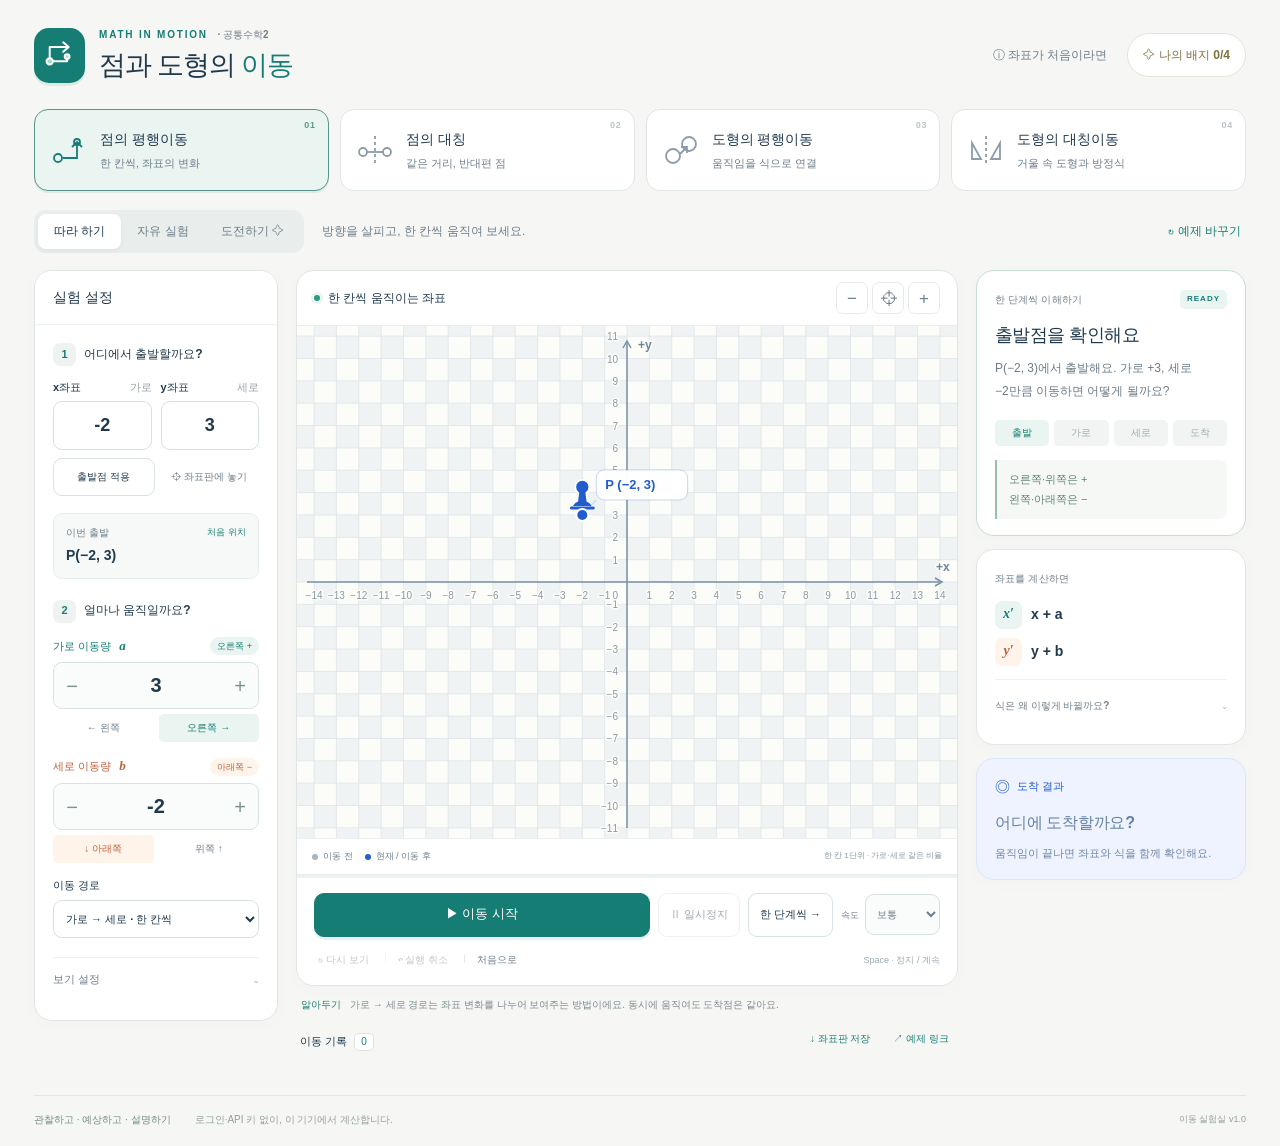
<file: index.html>
<!DOCTYPE html>
<html lang="ko">
<head>
  <meta charset="UTF-8">
  <meta name="viewport" content="width=device-width,initial-scale=1,viewport-fit=cover">
  <meta name="theme-color" content="#f6f7f4">
  <meta name="description" content="공통수학2 · 점과 도형의 평행이동과 대칭이동을 한 칸씩 실험하는 수학 학습 도구">
  <title>이동 실험실 · 점과 도형</title>
  <style>:root{--bg:#f6f7f4;--card:#fff;--ink:#20394d;--muted:#6e7e8b;--line:#e0e6e6;--teal:#167d75;--teal-soft:#eaf5f1;--blue:#235cce;--blue-soft:#eef3ff;--orange:#bd613e;--orange-soft:#fff4ea;--purple:#8061ab;--radius:18px;--shadow:0 3px 18px #283b4f05;font-family:-apple-system,BlinkMacSystemFont,'Apple SD Gothic Neo','Noto Sans KR','Malgun Gothic',Arial,sans-serif;color:var(--ink);font-synthesis:none;line-height:1.6}*{box-sizing:border-box}body{margin:0;background:var(--bg);font-size:14px}button,input,select,textarea{font:inherit;color:inherit}button{cursor:pointer;border:0;background:none;min-height:44px;transition:background .16s,border-color .16s,box-shadow .16s;touch-action:manipulation}button:hover:not(:disabled){filter:brightness(.97)}button:disabled{opacity:.43;cursor:not-allowed}button:focus-visible,input:focus-visible,select:focus-visible,summary:focus-visible,textarea:focus-visible{outline:3px solid #76aaa2;outline-offset:3px}input,select,textarea{width:100%;min-width:0;border:1px solid #d7e0e2;border-radius:9px;background:#fff;padding:9px 11px;min-height:44px;outline:0}input:focus,select:focus,textarea:focus{border-color:var(--teal);box-shadow:0 0 0 3px #167d7510}input:disabled,select:disabled{background:#f5f6f6}input[type=checkbox]{accent-color:var(--teal);width:17px;height:17px;min-height:0;flex-shrink:0}fieldset{margin:0;padding:0;border:0;min-width:0}h1,h2,h3,p{margin:0}h2{font-size:16px;line-height:1.45}h3{font-size:16px}small{font-size:11px}em{font-style:normal}svg{display:block}summary{cursor:pointer;list-style:none;min-height:44px;display:flex;align-items:center;justify-content:space-between}summary::-webkit-details-marker{display:none}[hidden]{display:none!important}.shell{max-width:1520px;margin:auto;padding:27px 34px 18px}.masthead{display:flex;align-items:center;justify-content:space-between;gap:24px;margin-bottom:26px}.brand-group{display:flex;gap:14px;align-items:center}.brand-mark{width:51px;height:55px;background:var(--teal);border-radius:15px;display:grid;place-items:center;box-shadow:0 3px 0 #dcece4}.brand-mark svg{width:38px;stroke:#fff;stroke-width:2.5;fill:none;stroke-linecap:round;stroke-linejoin:round}.brand-mark circle{fill:#a7d9bd}.eyebrow{font-size:10px;letter-spacing:1.8px;font-weight:750;color:var(--teal);margin-bottom:4px}.eyebrow span{letter-spacing:0;margin-left:5px;font-weight:550;color:var(--muted)}h1{font-size:27px;font-weight:750;letter-spacing:-1.1px;line-height:1.35}h1 em{color:var(--teal)}.header-actions{display:flex;gap:12px;align-items:center}.ghost{color:var(--muted)}.small{font-size:12px;padding:0 8px}.badge-button{background:#fff;border:1px solid #e2e6d9;border-radius:24px;padding:0 15px;font-size:12px;font-weight:650;color:#7b7242}.mode-nav{display:grid;grid-template-columns:repeat(4,1fr);gap:11px;margin-bottom:19px}.mode-card{display:flex;align-items:center;position:relative;padding:17px 16px;text-align:left;gap:13px;background:var(--card);border:1px solid var(--line);border-radius:14px;min-height:82px}.mode-card.active{background:var(--teal-soft);border:1.5px solid #58958a;box-shadow:0 2px 0 #dcece5}.mode-card svg{height:34px;width:36px;stroke:#8c9caa;stroke-width:1.8;fill:none;flex-shrink:0}.mode-card.active svg{stroke:var(--teal)}.mode-card b{display:block;font-size:14px;font-weight:700}.mode-card small{display:block;color:var(--muted);font-size:11px;margin-top:4px}.mode-number{position:absolute;right:12px;top:8px;font-size:9px;font-weight:700;letter-spacing:.8px;color:#bac4c8}.mode-card.active .mode-number{color:#5c978b}.learning-bar{display:flex;align-items:center;gap:18px;margin-bottom:17px}.segmented{display:flex;padding:4px;border-radius:11px;background:#e9edeb;flex-shrink:0}.segmented button{min-height:35px;border-radius:8px;font-size:12px;padding:0 16px;color:var(--muted)}.segmented .active{background:#fff;color:var(--ink);font-weight:700;box-shadow:0 2px 5px #243b4a0c}.learning-bar>p{font-size:12px;color:var(--muted)}.learning-bar>.text-button{margin-left:auto}.text-button{font-size:12px;color:var(--teal);padding:0 5px;min-height:38px;font-weight:650}.workspace{display:grid;grid-template-columns:244px minmax(0,1fr) 270px;gap:18px;align-items:start}.card{background:var(--card);border:1px solid var(--line);border-radius:var(--radius);box-shadow:var(--shadow)}.input-panel{overflow:hidden}.input-panel>summary{padding:15px 18px;font-size:14px;font-weight:750;background:#fff;border-bottom:1px solid #eff1f1}.summary-hint{display:none;font-size:11px;font-weight:400;color:var(--muted)}.input-content{padding:18px}.section-caption{display:flex;align-items:center;gap:8px;margin-bottom:13px}.section-caption h2{font-size:12px;font-weight:700}.step-circle{background:#eef3f2;border-radius:7px;width:23px;height:23px;display:grid;place-items:center;color:var(--teal);font-size:11px;font-weight:750;flex-shrink:0}.field-row{display:grid;grid-template-columns:1fr 1fr;gap:9px}.field-row label>span,.equation-field>span{font-size:11px;display:block;margin-bottom:5px;font-weight:650}.field-row label small{float:right;font-weight:400;color:#98a2a8}.field-row input{text-align:center;font-size:18px;font-weight:650;font-variant-numeric:tabular-nums}.input-tools{display:flex;gap:5px;margin-top:8px}.compact{min-height:38px;padding:6px 11px;font-size:11px;border-radius:8px}.input-tools .compact{padding-left:7px;padding-right:7px;font-size:10px;flex:1}.outline{background:#fff;border:1px solid #d8e1e3;border-radius:9px;padding:8px 13px;font-size:12px;font-weight:550}.primary{background:var(--teal);border:1px solid var(--teal);border-radius:10px;color:#fff;font-size:13px;font-weight:700;padding:10px 19px;box-shadow:0 3px 0 #0b665317}.primary:hover{background:#126c65}.current-source{margin:17px 0 21px;padding:11px 12px;background:#f7f9f8;border:1px solid #e7edeb;border-radius:9px;overflow-wrap:anywhere}.current-source>span{font-size:10px;font-weight:650;display:flex;justify-content:space-between;color:var(--muted);gap:5px}.current-source small{font-size:9px;color:var(--teal)}.current-source>strong{font-size:14px;font-weight:650;display:block;margin-top:3px;line-height:1.6}.current-source p{font-size:11px;color:var(--orange);margin-top:6px}.motion-input{margin-bottom:14px}.field-heading{display:flex;align-items:center;justify-content:space-between;font-size:11px;margin-bottom:6px}.field-heading b{margin-left:5px;font-size:13px;font-family:Georgia,serif;font-style:italic}.x-motion .field-heading{color:var(--teal)}.y-motion .field-heading{color:var(--orange)}.direction-pill{font-size:9px;background:var(--teal-soft);padding:2px 7px;border-radius:20px}.y-motion .direction-pill{background:var(--orange-soft)}.number-control{display:grid;grid-template-columns:36px 1fr 36px;background:#fafcfc;border:1px solid #d8e1e3;border-radius:9px;overflow:hidden}.number-control input{background:transparent;border:0;border-radius:0;padding:5px 0;box-shadow:none;text-align:center;font-size:20px;font-weight:700;min-width:0;height:45px}.number-control button{font-size:20px;font-weight:400;min-height:44px;color:#79938d}.direction-choice{display:grid;grid-template-columns:1fr 1fr;gap:5px;margin-top:5px}.direction-choice button{min-height:28px;font-size:10px;border-radius:5px;color:var(--muted)}.direction-choice button.chosen{background:var(--teal-soft);color:var(--teal);font-weight:650}.y-motion .direction-choice button.chosen{background:var(--orange-soft);color:var(--orange)}.select-label{display:block;font-size:11px;font-weight:550;margin-top:12px}.select-label select{font-size:11px;margin-top:5px;padding:8px;min-height:38px}.display-options{margin-top:19px;border-top:1px solid #edf0f0}.display-options>summary{color:var(--muted);font-size:11px;font-weight:650}.display-options>div{display:grid;gap:1px}.display-options label{display:flex;align-items:center;gap:9px;font-size:11px;min-height:36px}.equation-field input{font-family:inherit;font-size:12px}.shape-presets{display:flex;gap:4px;margin-top:7px;flex-wrap:wrap}.shape-presets button{min-height:29px;padding:2px 8px;border-radius:5px;background:#f1f4f3;color:var(--muted);font-size:10px}.equation-preview{margin:9px 0;font-size:12px;line-height:1.7;overflow-wrap:anywhere;color:var(--blue)}.wide{width:100%}.field-note{font-size:10px;color:var(--muted);line-height:1.8;margin-top:8px}.axis-presets{display:grid;grid-template-columns:1fr 1fr;gap:7px}.axis-presets button{border:1px solid #e3e0ec;border-radius:8px;font-size:12px;min-height:37px;color:var(--purple)}.axis-presets .chosen{background:#f0ecf7;border-color:#ab96c8}.axis-params{margin-top:12px}.axis-note{background:#f6f3fa;border-left:2px solid #baaad0;color:#80708f;font-size:11px;line-height:1.8;padding:10px;margin-top:14px;border-radius:0 7px 7px 0}.inline-error{background:#fff0ee;border:1px solid #efd1ca;border-radius:8px;color:#ab4432;font-size:11px;line-height:1.8;margin-top:10px;padding:9px}.board-card{overflow:hidden}.board-header{height:55px;display:flex;align-items:center;justify-content:space-between;padding:0 17px;border-bottom:1px solid #e9eded}.board-header>div:first-child{display:flex;align-items:center;gap:8px}.board-header b{font-size:12px;font-weight:650}.live-dot{height:6px;width:6px;background:#2d9987;border-radius:50%;box-shadow:0 0 0 3px #eaf5ed}.board-tools{display:flex;gap:4px}.board-tools button{width:32px;min-height:32px;height:32px;border:1px solid #e5eaea;border-radius:7px;font-size:17px;color:var(--muted);display:grid;place-items:center}.board-surface{height:clamp(420px,40vw,575px);position:relative;background:#fcfcf9;overflow:hidden}.board-surface svg{width:100%;height:100%;touch-action:none;cursor:grab;font-family:-apple-system,BlinkMacSystemFont,'Apple SD Gothic Neo','Noto Sans KR','Malgun Gothic',sans-serif}.board-surface svg:active{cursor:grabbing}.board-surface svg.placing{cursor:crosshair}#placement-banner{position:absolute;left:50%;bottom:14px;transform:translateX(-50%);white-space:nowrap;padding:8px 13px;background:#245d56;color:#fff;font-size:11px;border-radius:24px;pointer-events:none}.tick{font-size:10px;fill:#8b99a4;font-variant-numeric:tabular-nums;paint-order:stroke;stroke:#fcfcf9;stroke-width:3;stroke-linejoin:round}.axis-title{font-size:12px;fill:#6f8597;font-weight:700;paint-order:stroke;stroke:#fcfcf9;stroke-width:3}.graph-label{pointer-events:none}.board-footer{border-top:1px solid #edf0f0;padding:10px 15px;display:flex;align-items:center;justify-content:space-between;gap:8px}.legend{display:flex;align-items:center;gap:12px;font-size:9px;color:var(--muted)}.legend>span{display:flex;align-items:center;gap:5px;white-space:nowrap}.legend i{display:inline-block;width:6px;height:6px;background:#a8b5c2;border-radius:50%}.legend .legend-current{background:var(--blue)}.legend .legend-axis{border-top:2px dashed var(--purple);width:13px;height:0;border-radius:0;background:none}.board-footer small{font-size:8px;color:#8c99a2;text-align:right}.playback{padding:0 17px 7px;border-top:1px solid #e8eded;background:#fff}.progress-track{height:3px;background:#edf2f1;margin:0 -17px 15px}.progress-track span{display:block;width:0;height:100%;background:#64a89a;transition:width .12s linear}.playback-controls{display:flex;align-items:center;gap:8px}.playback-controls .primary{flex:1;white-space:nowrap;padding-left:10px;padding-right:10px}.playback-controls .outline{padding:9px 11px;white-space:nowrap;font-size:11px}.speed-control{font-size:9px;color:var(--muted);margin-left:auto;display:flex;align-items:center;gap:6px}.speed-control select{width:75px;min-height:41px;padding:7px;font-size:10px;background:#fafcfc}.secondary-controls{display:flex;align-items:center;gap:8px;margin-top:5px}.secondary-controls button{font-size:10px;color:var(--muted);min-height:36px;padding:0 4px}.secondary-controls button+button:before{content:'';display:inline-block;height:9px;border-left:1px solid #e5eaea;margin-right:12px}.keyboard-hint{margin-left:auto;font-size:9px;color:#9aabb2}.path-explanation{font-size:10px;line-height:1.8;color:#7b8990;margin:10px 5px 0;display:flex;gap:9px}.path-explanation>span{flex-shrink:0;color:var(--teal);font-weight:650}.board-actions{display:flex;align-items:flex-start;justify-content:space-between;gap:10px;margin:6px 4px}.board-actions>details{max-width:66%;flex:1}.board-actions summary{font-size:11px;justify-content:flex-start;gap:7px}.board-actions summary>span{border:1px solid #dce4e2;background:#fff;border-radius:5px;min-width:20px;text-align:center;font-size:10px;color:var(--teal)}.board-actions>div{display:flex;gap:13px}.board-actions .text-button{font-size:10px}#history-list{max-height:210px;overflow:auto}.history-item{font-size:10px;padding:8px 0;border-top:1px solid var(--line);overflow-wrap:anywhere}.history-item b{font-weight:600;color:var(--teal)}.empty-note{font-size:11px;color:var(--muted);padding:7px 0}.learning-panel{display:grid;gap:13px}.coach-card{padding:19px 18px 16px;background:#fff}.coach-heading{display:flex;justify-content:space-between;align-items:center;gap:6px;margin-bottom:13px}.section-kicker{font-size:10px;font-weight:750;color:var(--muted);letter-spacing:.15px}.step-badge{font-size:8px;font-weight:750;background:var(--teal-soft);color:var(--teal);border-radius:5px;padding:3px 7px;white-space:nowrap;letter-spacing:1px}.coach-card h2{font-size:18px;letter-spacing:-.55px;margin-bottom:9px}.coach-card>p{font-size:12px;line-height:1.85;color:#6c7c88;word-break:keep-all}.stage-checklist{display:flex;margin:18px 0 14px;gap:5px}.stage-checklist span{flex:1;padding:5px 1px;background:#f1f4f3;color:#a0acae;border-radius:5px;font-size:10px;text-align:center;font-weight:600}.stage-checklist .active{background:var(--teal-soft);color:var(--teal)}.stage-checklist .finished{background:#f0f4f2;color:#6c9186}.coach-tip{font-size:11px;line-height:1.8;background:#f6f8f6;border-left:2px solid #97beb0;border-radius:0 8px 8px 0;padding:10px 12px;color:#628678}.calculation-card{padding:16px 18px}.coordinate-calculation{margin-top:12px;display:grid;gap:9px}.calc-row{display:flex;align-items:center;gap:9px;font-size:14px;font-weight:550;font-variant-numeric:tabular-nums;overflow-wrap:anywhere}.calc-row .axis-letter{border-radius:7px;background:var(--teal-soft);color:var(--teal);font-family:Georgia,serif;font-style:italic;width:27px;height:28px;display:grid;place-items:center;flex-shrink:0}.calc-row.y .axis-letter{background:var(--orange-soft);color:var(--orange)}.calc-row.muted{opacity:.5}.calc-row strong{font-weight:750}.calc-note{font-size:10px;line-height:1.8;color:var(--muted)}#formula-details{border-top:1px solid #edf0f0;margin-top:13px;padding-top:4px}#formula-details>summary{font-size:10px;font-weight:650;color:var(--muted);gap:7px}#formula-explanation{font-size:11px;line-height:1.9;color:#647986;overflow-wrap:anywhere;padding-bottom:5px}#formula-explanation .math-block{font-size:13px;background:#f8faf9;color:var(--ink);padding:9px;border-radius:6px;margin:7px 0}.result-card{padding:16px 18px;background:var(--blue-soft);border-color:#dce5f7}.result-heading{display:flex;gap:7px;align-items:center;margin-bottom:11px;color:var(--blue)}.result-heading>span{font-size:15px}.result-heading>h2{font-size:11px;font-weight:700}.result-value{font-size:16px;font-weight:750;letter-spacing:-.25px;line-height:1.65;overflow-wrap:anywhere;color:#6580a1}.result-value.ready{font-size:21px;color:#1f477b}.result-card>p{font-size:11px;line-height:1.85;margin-top:7px;color:#7087a4;word-break:keep-all}.result-card .text-button{font-size:10px;color:var(--blue);padding:0;min-height:30px}.challenge-card{padding:17px;background:#fffcf4;border-color:#e8dfc5}.challenge-card .coach-heading{margin-bottom:6px}.challenge-card h2{font-size:14px;margin-bottom:12px}.challenge-card .section-kicker{color:#968350}.challenge-card .text-button{font-size:10px;color:#968350;min-height:30px}.challenge-card .select-label select{background:white}.challenge-card input{background:white}.challenge-actions{display:flex;gap:7px;margin-top:12px}.challenge-card .primary{background:#9a8040;border-color:#9a8040;flex:1}#prediction-feedback{font-size:11px;line-height:1.85;margin-top:9px;color:#97834b}#prediction-shape>span{font-size:11px}#predict-equation{margin-top:5px;font-size:12px}.app-footer{display:flex;gap:24px;border-top:1px solid #e3e8e4;padding-top:16px;margin-top:25px;font-size:10px;color:#92a098}.app-footer>span:first-child{color:#6f8b7c}.app-footer small{margin-left:auto;font-size:9px}dialog{border:1px solid #d9e3df;border-radius:21px;padding:30px;max-width:760px;width:calc(100% - 32px);max-height:88vh;box-shadow:0 20px 100px #17322e2a;color:var(--ink)}dialog::backdrop{background:#183a384d;backdrop-filter:blur(3px)}.dialog-header{display:flex;justify-content:space-between;gap:16px;align-items:center;margin-bottom:20px}.dialog-header h2{font-size:22px;letter-spacing:-.65px}.dialog-close{width:44px;height:44px;min-width:44px;background:#f1f5f3;border-radius:50%;font-size:27px;color:var(--muted)}.help-grid{display:grid;grid-template-columns:1fr 1fr;gap:15px}.help-grid article{background:#f5f8f5;border-radius:12px;padding:18px}.help-grid b{font-size:10px;color:var(--teal)}.help-grid h3{font-size:15px;line-height:1.7;margin:8px 0}.help-grid p,.help-bottom p,dialog>p{font-size:12px;line-height:1.9;color:#708078;word-break:keep-all}.help-bottom{padding:19px 0}.help-bottom h3{margin-bottom:8px}.help-bottom p+p{margin-top:10px}.help-bottom .field-note{font-size:11px;color:#8c9894}.help-bottom+button{width:100%}#progress-list{display:grid;grid-template-columns:1fr 1fr;gap:12px;margin:20px 0}.progress-item{padding:16px;border:1px solid #e0e7df;border-radius:12px;background:#f8f9f7}.progress-item.earned{background:#fff9e3;border-color:#d4c478}.progress-item b{display:block;font-size:13px;margin:6px 0}.progress-item span{font-size:11px;color:var(--muted)}#clear-progress{margin-top:15px}#share-dialog{max-width:550px}#share-link{margin:16px 0;font-size:12px}#toast{position:fixed;left:50%;bottom:24px;transform:translateX(-50%);padding:13px 24px;background:#233e36;color:#fff;border:1px solid #ffffff26;border-radius:14px;box-shadow:0 5px 20px #173a2926;font-size:12px;z-index:999;max-width:calc(100% - 34px);white-space:normal;min-width:260px;text-align:center;pointer-events:none}.skip-link{position:absolute;top:-70px;left:10px;background:white;padding:12px;z-index:100}.skip-link:focus{top:10px}.axis-pulse{animation:axis-glow 1s ease-in-out 2}.finish-pulse{animation:finish-glow 1s ease-in-out 2}.result-card.just-finished{animation:result-glow 1s ease-in-out 2}@keyframes axis-glow{0%,100%{opacity:1}50%{opacity:.42}}@keyframes finish-glow{0%,100%{opacity:1}50%{opacity:.65}}@keyframes result-glow{50%{box-shadow:0 0 0 4px #235cce1f}}body.reduced *{animation:none!important;transition:none!important}body.teaching .coach-card{border-color:#c5ddd3}
@media(min-width:1450px){.workspace{grid-template-columns:256px minmax(0,1fr) 288px;gap:20px}.input-content{padding:20px}.coach-card{padding:21px}.board-surface{height:570px}.playback-controls .primary{font-size:14px}.calc-row{font-size:15px}}
@media(max-width:1190px){.shell{padding:22px}.workspace{grid-template-columns:230px minmax(0,1fr);gap:16px}.learning-panel{grid-column:1/-1;grid-template-columns:1.2fr 1fr 1fr;align-items:start}.challenge-card{grid-column:1/-1;max-width:none}.challenge-card .field-row{max-width:280px}.mode-card{padding:16px 12px;gap:9px}.mode-card b{font-size:12px}.mode-card small{font-size:10px}.mode-card svg{width:30px}.board-surface{height:540px}.masthead{margin-bottom:22px}h1{font-size:25px}.input-content{padding:16px}.learning-bar{gap:12px}.learning-bar>p{font-size:11px}.playback-controls .primary{max-width:230px}.challenge-card{display:grid;grid-template-columns:1.2fr 1fr;gap:0 25px}.challenge-card .coach-heading,.challenge-card h2{grid-column:1/-1}.challenge-card .challenge-actions{align-self:end;margin-top:10px}.challenge-card #prediction-feedback{grid-column:1/-1}.header-actions .ghost{font-size:11px}}
@media(max-width:800px){.shell{padding:18px}.masthead{align-items:flex-start;gap:12px}.header-actions{gap:6px;flex-direction:column;align-items:flex-end}.badge-button{min-height:32px;font-size:10px;padding:0 11px}.header-actions .ghost{min-height:29px;font-size:10px}.brand-mark{width:44px;height:48px;border-radius:12px}.brand-mark svg{width:34px}.brand-group{gap:10px}h1{font-size:23px;line-height:1.4}.eyebrow{font-size:8px}.mode-nav{gap:8px}.mode-card{flex-direction:column;align-items:flex-start;padding:13px 10px;gap:6px;min-height:97px}.mode-card svg{height:25px}.mode-card b{font-size:12px}.mode-card small{font-size:9px}.learning-bar{flex-wrap:wrap;gap:6px 12px}.learning-bar>p{order:3;width:100%;margin:4px 0}.learning-bar>.text-button{font-size:10px}.segmented button{font-size:11px;padding:0 13px}.workspace{grid-template-columns:208px minmax(0,1fr);gap:12px}.input-content{padding:13px}.section-caption h2{font-size:11px}.input-tools{flex-direction:column}.current-source{margin-bottom:16px}.board-surface{height:515px}.board-header{padding:0 12px}.board-header b{font-size:11px}.playback{padding-left:12px;padding-right:12px}.playback-controls{flex-wrap:wrap;gap:6px}.playback-controls .primary{max-width:none;min-width:110px}.playback-controls .outline{padding:8px;flex:1;min-width:95px}.speed-control{margin-left:0;flex:1;justify-content:flex-end}.keyboard-hint{display:none}.board-footer{align-items:flex-start;flex-direction:column;gap:6px}.board-actions{flex-wrap:wrap;gap:0}.board-actions>details{max-width:100%;flex-basis:100%}.board-actions>div{margin-left:auto}.learning-panel{grid-template-columns:1fr 1fr}.result-card{grid-column:2;grid-row:1}.calculation-card{grid-column:1/-1}.challenge-card{grid-column:1/-1}.app-footer{gap:8px;flex-wrap:wrap}.app-footer small{margin-left:auto}}
@media(max-width:640px){.shell{padding:15px 12px}.masthead{margin-bottom:18px}.brand-mark{width:38px;height:43px;flex-shrink:0}.brand-mark svg{width:29px}h1{font-size:20px;max-width:210px}.brand-group{gap:8px}.eyebrow{font-size:7px;letter-spacing:1.2px}.eyebrow span{font-size:8px}.header-actions .ghost{font-size:0}.header-actions .ghost span{font-size:20px}.header-actions{flex-direction:row;align-items:center;gap:0}.badge-button{font-size:9px;padding:0 8px;white-space:nowrap}.mode-nav{grid-template-columns:1fr 1fr;gap:7px;margin-bottom:15px}.mode-card{flex-direction:row;align-items:center;padding:12px 11px;min-height:69px;gap:10px}.mode-card svg{width:27px;height:29px}.mode-card b{font-size:12px}.mode-card small{font-size:9px;margin-top:3px}.mode-number{font-size:8px;right:8px;top:5px}.segmented button{padding:0 11px}.learning-bar{margin-bottom:13px}.workspace{display:flex;flex-direction:column;gap:12px}.input-panel{width:100%}.summary-hint{display:inline}.input-panel>summary{padding:11px 15px;min-height:48px}.input-content{display:grid;grid-template-columns:1fr 1fr;gap:0 18px;padding:16px}.input-content #source-fields{grid-column:1}.current-source{grid-column:1;margin:12px 0 0;align-self:start;grid-row:2}.input-content #transform-fields{grid-column:2;grid-row:1/4}.input-content .display-options{grid-column:1/-1;margin-top:10px}.input-content .inline-error{grid-column:1/-1;grid-row:auto}.input-tools{flex-direction:column}.field-row{gap:6px}.field-row input{font-size:17px}.input-content .section-caption{gap:5px}.input-content .section-caption h2{font-size:10px}.number-control{grid-template-columns:30px 1fr 30px}.direction-choice button{font-size:9px}.board-column{width:100%}.board-surface{height:440px}.board-header{height:49px}.board-header b{font-size:11px}.board-footer{flex-direction:row;align-items:center;padding:9px 11px}.board-footer small{font-size:7px;max-width:150px}.legend{gap:9px;font-size:8px}.playback-controls .primary{font-size:12px;min-height:44px;min-width:90px}.playback-controls .outline{font-size:10px;min-width:0;flex:initial;min-height:44px}.playback-controls{gap:5px}.speed-control{width:100%;margin-top:2px}.speed-control select{min-height:32px;padding:4px 7px;width:72px}.secondary-controls{margin-top:0}.learning-panel{width:100%;display:grid;grid-template-columns:1fr 1fr;gap:10px}.coach-card{padding:16px;grid-column:1/-1}.coach-card h2{font-size:18px}.coach-card>p{font-size:12px}.stage-checklist{margin:12px 0}.coach-tip{font-size:11px}.result-card{grid-column:auto;grid-row:auto;padding:15px 12px}.calculation-card{grid-column:auto;padding:15px 12px}.result-value.ready{font-size:17px}.calc-row{font-size:12px;gap:6px}.calculation-card .axis-letter{width:23px;height:25px}.challenge-card{display:block;grid-column:1/-1;padding:16px}.challenge-card .field-row{max-width:none}.result-heading h2{font-size:10px}.coach-heading{margin-bottom:9px}.app-footer>span:first-child{display:none}.app-footer{font-size:9px;margin-top:18px;padding-top:12px}dialog{padding:22px}.help-grid{grid-template-columns:1fr;gap:10px}.help-grid article{padding:14px}.dialog-header h2{font-size:19px}.dialog-close{width:38px;height:38px;min-width:38px}.help-grid h3{font-size:14px}.help-bottom{padding-top:17px}#progress-list{gap:8px}.progress-item{padding:11px}.progress-item b{font-size:12px}}
@media(prefers-reduced-motion:reduce){*,*::before,*::after{animation:none!important;transition:none!important;scroll-behavior:auto!important}}
@media print{body{background:#fff}.shell{padding:0}.header-actions,.input-panel,.learning-bar,.board-tools,.playback,.board-actions,.app-footer,.challenge-card,.mode-nav,.path-explanation{display:none!important}.workspace{display:block}.board-surface{height:600px}.learning-panel{margin-top:12px;display:grid;grid-template-columns:1fr 1fr 1fr}.masthead{margin-bottom:14px}.board-column{width:100%}.card{break-inside:avoid}#coordinate-plane{height:600px}}
@media(pointer:coarse){button,.compact,.text-button,.direction-choice button,.axis-presets button,.shape-presets button,.segmented button{min-height:44px}.board-tools button{width:44px;height:44px}.board-header{min-height:57px}.display-options label{min-height:44px}.field-row input,.equation-field input,.number-control input,.select-label select,textarea{font-size:16px}.speed-control select{min-height:44px;font-size:13px}.mode-card{min-height:76px}.input-tools .compact{font-size:11px}.mode-card small{font-size:10px}}
@media(max-width:640px){.speed-control{flex:0 0 100%;width:100%;justify-content:flex-end;white-space:nowrap}}
</style>
</head>
<body>
  <a class="skip-link" href="#run">이동 실행으로 바로 가기</a>
  <main class="shell">
    <header class="masthead">
      <div class="brand-group"><div class="brand-mark" aria-hidden="true"><svg viewBox="0 0 48 48"><path d="M11 32V14h23M28 8l7 6-7 6M11 32h22V26"/><circle cx="11" cy="32" r="4"/><circle cx="33" cy="26" r="3"/></svg></div><div><p class="eyebrow">MATH IN MOTION <span>· 공통수학2</span></p><h1>점과 도형의 <em>이동</em></h1></div></div>
      <div class="header-actions"><button id="help-open" class="ghost small"><span aria-hidden="true">ⓘ</span> 좌표가 처음이라면</button><button id="progress-open" class="badge-button" title="도전하기 학습 기록 보기">✧ <span id="badge-count">나의 배지 0/4</span></button></div>
    </header>
    <nav class="mode-nav" aria-label="실험 메뉴">
      <button class="mode-card active" data-mode="point-translation" aria-pressed="true"><span class="mode-number">01</span><svg viewBox="0 0 36 32" aria-hidden="true"><circle cx="7" cy="24" r="4"/><path d="M12 24h14V8m-5 5 5-5 5 5"/><circle cx="26" cy="8" r="3"/></svg><span><b>점의 평행이동</b><small>한 칸씩, 좌표의 변화</small></span></button>
      <button class="mode-card" data-mode="point-reflection" aria-pressed="false"><span class="mode-number">02</span><svg viewBox="0 0 36 32" aria-hidden="true"><path d="M18 2v28" stroke-dasharray="3 3"/><circle cx="6" cy="18" r="4"/><circle cx="30" cy="18" r="4"/><path d="M10 18h16"/></svg><span><b>점의 대칭</b><small>같은 거리, 반대편 점</small></span></button>
      <button class="mode-card" data-mode="shape-translation" aria-pressed="false"><span class="mode-number">03</span><svg viewBox="0 0 36 32" aria-hidden="true"><circle cx="10" cy="22" r="7"/><circle cx="26" cy="10" r="7"/><path d="m17 20 7-7m-6 0h6v6"/></svg><span><b>도형의 평행이동</b><small>움직임을 식으로 연결</small></span></button>
      <button class="mode-card" data-mode="shape-reflection" aria-pressed="false"><span class="mode-number">04</span><svg viewBox="0 0 36 32" aria-hidden="true"><path d="M18 2v28" stroke-dasharray="3 3"/><path d="M4 25V9l9 16Zm28 0V9l-9 16Z"/></svg><span><b>도형의 대칭이동</b><small>거울 속 도형과 방정식</small></span></button>
    </nav>
    <div class="learning-bar">
      <div class="segmented" role="group" aria-label="학습 방식"><button data-learning="guided" class="active" aria-pressed="true">따라 하기</button><button data-learning="free" aria-pressed="false">자유 실험</button><button data-learning="challenge" aria-pressed="false">도전하기 <span aria-hidden="true">✧</span></button></div>
      <p id="learning-description">방향을 살피고, 한 칸씩 움직여 보세요.</p>
      <button id="load-example" class="text-button">↻ 예제 바꾸기</button>
    </div>
    <div class="workspace">
      <details class="input-panel card" id="input-panel" open>
        <summary><span>실험 설정</span><span class="summary-hint">펼치기 / 접기</span></summary>
        <div class="input-content">
          <fieldset id="source-fields">
            <div class="section-caption"><span class="step-circle">1</span><h2 id="source-title">어디에서 출발할까요?</h2></div>
            <div id="point-inputs"><div class="field-row"><label><span>x좌표 <small>가로</small></span><input id="point-x" value="-2" inputmode="text" autocomplete="off" aria-label="점의 x좌표" maxlength="32"></label><label><span>y좌표 <small>세로</small></span><input id="point-y" value="3" inputmode="text" autocomplete="off" aria-label="점의 y좌표" maxlength="32"></label></div><div class="input-tools"><button id="apply-point" class="outline compact" type="button">출발점 적용</button><button id="place-point" class="ghost compact" type="button" aria-pressed="false">⌖ 좌표판에 놓기</button></div></div>
            <div id="shape-inputs" hidden><label class="equation-field"><span>도형의 방정식</span><input id="shape-equation" value="(x-1)^2+(y-2)^2=4" placeholder="예: (x-1)^2+(y-2)^2=4" autocomplete="off" spellcheck="false" maxlength="260"></label><div class="shape-presets"><button data-preset="circle" type="button">원</button><button data-preset="line" type="button">직선</button><button data-preset="parabola" type="button">포물선</button><button data-preset="vertical" type="button">수직선</button></div><div id="equation-preview" class="equation-preview" aria-live="polite"></div><button id="apply-shape" type="button" class="outline compact wide">새 도형 적용</button><p class="field-note">x² 또는 x^2 모두 가능<br>일차·이차 다항 방정식 한 개를 입력해요.</p></div>
          </fieldset>
          <div id="source-error" class="inline-error" role="alert" hidden></div>
          <div class="current-source"><span>이번 출발 <small id="current-sequence">처음 위치</small></span><strong id="current-source-value">P(−2, 3)</strong><p id="source-dirty" hidden>입력한 출발점을 먼저 적용해 주세요.</p></div>
          <fieldset id="transform-fields">
            <div class="section-caption"><span class="step-circle">2</span><h2 id="transform-title">얼마나 움직일까요?</h2></div>
            <div id="translation-inputs">
              <div class="motion-input x-motion"><div class="field-heading"><label for="move-x">가로 이동량 <b>a</b></label><span id="x-direction" class="direction-pill">오른쪽 +</span></div><div class="number-control"><button data-nudge="move-x:-1" aria-label="가로 이동량 1 줄이기" type="button">−</button><input id="move-x" value="3" inputmode="text" aria-label="가로 이동량 a" autocomplete="off" maxlength="32"><button data-nudge="move-x:1" aria-label="가로 이동량 1 늘리기" type="button">+</button></div><div class="direction-choice"><button data-direction="x:-1" type="button">← 왼쪽</button><button data-direction="x:1" type="button" class="chosen">오른쪽 →</button></div></div>
              <div class="motion-input y-motion"><div class="field-heading"><label for="move-y">세로 이동량 <b>b</b></label><span id="y-direction" class="direction-pill">아래쪽 −</span></div><div class="number-control"><button data-nudge="move-y:-1" aria-label="세로 이동량 1 줄이기" type="button">−</button><input id="move-y" value="-2" inputmode="text" aria-label="세로 이동량 b" autocomplete="off" maxlength="32"><button data-nudge="move-y:1" aria-label="세로 이동량 1 늘리기" type="button">+</button></div><div class="direction-choice"><button data-direction="y:-1" type="button" class="chosen">↓ 아래쪽</button><button data-direction="y:1" type="button">위쪽 ↑</button></div></div>
              <label class="select-label">이동 경로 <select id="path-mode"><option value="step">가로 → 세로 · 한 칸씩</option><option value="direct">직선으로 · 동시에</option></select></label>
            </div>
            <div id="reflection-inputs" hidden>
              <div class="axis-presets" role="group" aria-label="대칭 기준"><button data-axis="xaxis" type="button" class="chosen">x축</button><button data-axis="yaxis" type="button">y축</button><button data-axis="origin" type="button">원점</button><button data-axis="diagonal" type="button">y = x</button></div>
              <label class="select-label">대칭 기준 선택 <select id="axis-select"><option value="xaxis">x축 · y=0</option><option value="yaxis">y축 · x=0</option><option value="origin">원점 (0, 0)</option><option value="diagonal">직선 y=x</option><option value="antidiagonal">직선 y=−x</option><option value="vertical">직선 x=h</option><option value="horizontal">직선 y=k</option><option value="general">직선의 식 직접 입력</option><option value="center">점 (h, k)을 중심으로</option></select></label>
              <div class="field-row axis-params" id="axis-params" hidden><label id="axis-h-label"><span>h</span><input id="axis-h" value="1" aria-label="대칭 기준 h" maxlength="32"></label><label id="axis-k-label"><span>k</span><input id="axis-k" value="1" aria-label="대칭 기준 k" maxlength="32"></label></div>
              <label class="equation-field" id="general-axis-input" hidden><span>대칭축의 방정식</span><input id="axis-equation" value="x+y-1=0" placeholder="예: x+y-1=0" spellcheck="false" maxlength="260"></label>
              <div class="axis-note" id="axis-note">굵은 점선이 거울의 기준이에요.<br>축까지의 거리를 비교해 보세요.</div>
            </div>
          </fieldset>
          <div id="transform-error" class="inline-error" role="alert" hidden></div>
          <details class="display-options"><summary>보기 설정 <span>⌄</span></summary><div><label><input type="checkbox" id="show-original" checked> 이동 전 모습 남기기</label><label><input type="checkbox" id="show-trail" checked> 자취 · 이동량 · 거리</label><label><input type="checkbox" id="show-reps"> 다른 대표점도 보기</label><label><input type="checkbox" id="chess-pattern" checked> 체스판 배경</label><label><input type="checkbox" id="reduce-motion"> 움직임 줄이기</label><label><input type="checkbox" id="sound-effects" checked> 소리 효과</label></div></details>
        </div>
      </details>
      <section class="board-column" aria-label="좌표 실험">
        <div class="board-card card">
          <header class="board-header"><div><span class="live-dot"></span><b id="board-title">한 칸씩 움직이는 좌표</b></div><div class="board-tools"><button id="zoom-out" title="축소" aria-label="좌표판 축소">−</button><button id="fit-view" title="출발·도착 위치에 화면 맞추기" aria-label="화면 맞추기">⌖</button><button id="zoom-in" title="확대" aria-label="좌표판 확대">+</button></div></header>
          <div class="board-surface" id="board-surface"><svg id="coordinate-plane" xmlns="http://www.w3.org/2000/svg" role="img" aria-label="출발점, 이동 경로와 도착점을 표시하는 좌표판"></svg><span id="placement-banner" hidden>교차점을 눌러 출발점을 놓으세요.</span></div>
          <div class="board-footer"><div class="legend"><span><i class="legend-original"></i>이동 전</span><span><i class="legend-current"></i>현재 / 이동 후</span><span id="axis-legend" hidden><i class="legend-axis"></i>대칭 기준</span></div><small id="grid-unit">한 칸 1단위 · 가로·세로 같은 비율</small></div>
          <div class="playback"><div class="progress-track" aria-hidden="true"><span id="playback-progress"></span></div><div class="playback-controls"><button id="run" class="primary"><span aria-hidden="true">▶</span> <span id="run-label">이동 시작</span></button><button id="pause" class="outline" disabled>Ⅱ 일시정지</button><button id="step" class="outline" title="다음 설명 또는 다음 이동 단위">한 단계씩 <span aria-hidden="true">→</span></button><label class="speed-control">속도<select id="speed"><option value="0.6">천천히</option><option value="1" selected>보통</option><option value="2">빠르게</option></select></label></div><div class="secondary-controls"><button id="replay" disabled>↻ 다시 보기</button><button id="undo" disabled>↶ 실행 취소</button><button id="reset">처음으로</button><span class="keyboard-hint">Space · 정지 / 계속</span></div></div>
        </div>
        <p class="path-explanation" id="path-explanation"><span>알아두기</span> 가로 → 세로 경로는 좌표 변화를 나누어 보여주는 방법이에요. 동시에 움직여도 도착점은 같아요.</p>
        <div class="board-actions"><details id="history-panel"><summary>이동 기록 <span id="history-count">0</span></summary><div id="history-list"><p class="empty-note">이동을 마치면 이곳에 기록이 쌓여요.</p></div><button id="export-history" class="text-button" disabled>기록 파일 저장</button></details><div><button id="save-image" class="text-button">↓ 좌표판 저장</button><button id="share-example" class="text-button">↗ 예제 링크</button></div></div>
      </section>
      <aside class="learning-panel" aria-label="현재 단계 설명과 결과">
        <section class="coach-card card"><div class="coach-heading"><span class="section-kicker">한 단계씩 이해하기</span><span class="step-badge" id="step-badge">READY</span></div><h2 id="stage-title">출발점을 확인해요</h2><p id="stage-description">P(−2, 3)에서 출발해요. 가로로 +3, 세로로 −2만큼 이동해 볼까요?</p><div class="stage-checklist" id="stage-checklist"></div><div class="coach-tip" id="coach-tip">오른쪽·위쪽은 +<br>왼쪽·아래쪽은 −</div></section>
        <section class="calculation-card card"><span class="section-kicker">좌표를 계산하면</span><div id="coordinate-calculation" class="coordinate-calculation"></div><details id="formula-details"><summary>식은 왜 이렇게 바뀔까요? <span>⌄</span></summary><div id="formula-explanation"></div></details></section>
        <section class="result-card card" id="result-card"><div class="result-heading"><span id="result-icon">◎</span><h2>도착 결과</h2></div><div id="result-value" class="result-value">어디에 도착할까요?</div><p id="result-description">움직임이 끝나면 좌표와 식을 함께 확인해요.</p><button id="copy-result" class="text-button" hidden>결과 복사</button></section>
        <section id="challenge-card" class="challenge-card card" hidden><div class="coach-heading"><span class="section-kicker">먼저 예상해 보세요</span><button id="next-challenge" class="text-button">다른 문제 ↗</button></div><h2 id="challenge-title">도착 좌표는?</h2><div id="prediction-point" class="field-row"><label><span>x′</span><input id="predict-x" autocomplete="off" aria-label="예상 x좌표" placeholder="?" maxlength="32"></label><label><span>y′</span><input id="predict-y" autocomplete="off" aria-label="예상 y좌표" placeholder="?" maxlength="32"></label></div><label id="prediction-shape" hidden><span>이동 후 방정식</span><input id="predict-equation" placeholder="예: y=2x-1" spellcheck="false" maxlength="260"></label><label class="select-label">그렇게 생각한 이유<select id="predict-reason"></select></label><div class="challenge-actions"><button id="check-prediction" class="primary compact">예상 확인</button><button id="show-hint" class="outline compact">힌트</button></div><p id="prediction-feedback" aria-live="polite"></p></section>
      </aside>
    </div>
    <footer class="app-footer"><span>관찰하고 · 예상하고 · 설명하기</span><span>로그인·API 키 없이, 이 기기에서 계산합니다.</span><small>이동 실험실 v1.0</small></footer>
  </main>
  <dialog id="help-dialog"><div class="dialog-header"><div><p class="eyebrow">작은 성공부터 시작해요</p><h2>좌표와 친해지는 네 가지 약속</h2></div><button data-close="help-dialog" class="dialog-close" aria-label="도움말 닫기">×</button></div><div class="help-grid"><article><b>01 · 순서</b><h3>(x, y)는 가로, 세로</h3><p>(−2, 3)은 원점에서 왼쪽으로 2, 위로 3만큼 떨어진 위치예요. 점은 칸의 중앙이 아니라 격자의 교차점에 놓아요.</p></article><article><b>02 · 방향</b><h3>오른쪽·위쪽은 +</h3><p>−4에서 −2로 가도 오른쪽이므로 양의 방향이에요. 지금 있는 좌표의 부호와 움직이는 방향의 부호는 달라요.</p></article><article><b>03 · 평행이동</b><h3>점에는 더하고, 식에는 되돌려 넣어요</h3><p>점: (x, y) → (x+a, y+b)<br>도형: F(x−a, y−b)=0<br>새 좌표에서 이동량을 빼면 원래 좌표를 찾을 수 있어요.</p></article><article><b>04 · 대칭</b><h3>기준에서 같은 거리, 반대편</h3><p>축 대칭은 축에 수직으로 잰 거리가 같아요. 원점·점 대칭은 대칭 중심이 두 대응점의 중점이에요. 축 위의 점은 제자리예요.</p></article></div><div class="help-bottom"><h3>버튼도 서로 달라요</h3><p><b>다시 보기</b>는 직전 움직임만 재생해요. <b>여기서 이어 이동</b>은 도착한 위치에서 같은 조건을 한 번 더 적용해요. <b>실행 취소</b>는 직전 이동 한 번을 되돌려요.</p><p>좌표판은 끌어서 이동하고, + / −로 확대·축소해요. 터치 화면에서는 두 손가락 확대·축소도 가능해요. 확대되면 한 칸의 단위를 꼭 확인하세요.</p><p class="field-note">자유 실험의 좌표·이동량 입력 범위: −100~100. 정수·소수·분수 가능. 대칭축은 직선만 지원하며, 함수·로그·분수함수·여러 식·정의역 제한은 지원하지 않아요. 분수 계산과 방정식 변환은 유리수로 계산합니다. 그래프와 일부 대표점은 근사 표시될 수 있어요.</p></div><button class="primary" data-close="help-dialog">실험 시작하기 →</button></dialog>
  <dialog id="progress-dialog"><div class="dialog-header"><div><p class="eyebrow">나의 작은 성공 기록</p><h2>네 가지 이동 배지</h2></div><button class="dialog-close" data-close="progress-dialog" aria-label="배지 닫기">×</button></div><p>메뉴마다 서로 다른 도전 문제 두 개의 결과와 이유를 맞히면 배지가 생겨요. 배지는 연습 기록이며 성적이나 숙달도 판정이 아니에요.</p><div id="progress-list"></div><p class="field-note">배지·보기 설정만 이 브라우저에 저장해요. 새로고침하면 실험 위치와 이동 기록은 초기화됩니다. 기기·브라우저가 바뀌면 배지 기록은 이어지지 않아요.</p><button id="clear-progress" class="outline compact">이 기기의 배지 기록 초기화</button></dialog>
  <dialog id="share-dialog"><div class="dialog-header"><h2>예제 링크</h2><button class="dialog-close" data-close="share-dialog" aria-label="링크 창 닫기">×</button></div><p id="share-message">같은 출발점·도형과 이동 조건으로 시작하는 링크예요. 이동 기록이나 배지는 공유하지 않아요.</p><textarea id="share-link" rows="5" readonly aria-label="공유할 예제 링크"></textarea><button id="copy-link" class="primary compact">링크 복사</button></dialog>
  <div id="toast" role="status" aria-live="polite" hidden></div>
  <noscript><p>이 앱은 JavaScript를 켜야 실행할 수 있습니다. 브라우저 설정을 확인해 주세요.</p></noscript>
  <script>/* Move Lab — exact rational arithmetic and a closed polynomial grammar.
 * No eval(), Function(), remote calculators or external dependencies.
 * Polynomials are immutable Map<"xDegree,yDegree", Rational>, total degree <= 2.
 */
(function (root) {
  'use strict';
  const abs = n => n < 0n ? -n : n;
  function gcd(a, b) { a = abs(a); b = abs(b); while (b) [a, b] = [b, a % b]; return a || 1n; }
  class Q {
    constructor(n = 0n, d = 1n) {
      n = BigInt(n); d = BigInt(d);
      if (!d) throw new Error('0으로 나눌 수 없습니다. 분모를 확인해 주세요.');
      if (d < 0n) { n = -n; d = -d; }
      const g = gcd(n, d); this.n = n / g; this.d = d / g;
      if (abs(this.n).toString().length > 140 || this.d.toString().length > 140) throw new Error('계산할 수 있는 수의 범위를 넘었습니다. 더 간단한 수를 입력해 주세요.');
      Object.freeze(this);
    }
    static from(v) {
      if (v instanceof Q) return v;
      if (typeof v === 'bigint') return new Q(v);
      const s = String(v).trim();
      if (s.includes('/')) { const a = s.split('/'); if (a.length !== 2) throw new Error('분수 형식을 확인해 주세요. 예: 1/2'); return Q.from(a[0]).div(Q.from(a[1])); }
      if (!/^[+-]?(\d+(\.\d*)?|\.\d+)$/.test(s)) throw new Error('숫자, 소수 또는 분수를 입력해 주세요. 예: -2, 0.5, 1/2');
      if (s.replace(/[^0-9]/g, '').length > 16) throw new Error('숫자는 16자리 이내로 입력해 주세요.');
      const sign = s.startsWith('-') ? -1n : 1n, raw = s.replace(/^[+-]/, ''), [i, f = ''] = raw.split('.');
      return new Q(sign * BigInt((i || '0') + f), 10n ** BigInt(f.length));
    }
    add(v) { v = Q.from(v); return new Q(this.n * v.d + v.n * this.d, this.d * v.d); }
    sub(v) { return this.add(Q.from(v).neg()); }
    mul(v) { v = Q.from(v); return new Q(this.n * v.n, this.d * v.d); }
    div(v) { v = Q.from(v); return new Q(this.n * v.d, this.d * v.n); }
    neg() { return new Q(-this.n, this.d); }
    eq(v) { v = Q.from(v); return this.n === v.n && this.d === v.d; }
    get zero() { return this.n === 0n; }
    get num() { return Number(this.n) / Number(this.d); }
    toString() { return this.d === 1n ? String(this.n) : `${this.n}/${this.d}`; }
    toJSON() { return this.toString(); }
  }
  const q = v => Q.from(v), Z = q(0), O = q(1);
  const constant = v => { v = q(v); return v.zero ? new Map() : new Map([['0,0', v]]); };
  const variable = axis => new Map([[axis === 'x' ? '1,0' : '0,1', O]]);
  const get = (p, i, j) => p.get(`${i},${j}`) || Z;
  const add = (a, b) => { const p = new Map(a); for (const [k, v] of b) { const r = (p.get(k) || Z).add(v); if (r.zero) p.delete(k); else p.set(k, r); } return p; };
  const scale = (p, v) => { v = q(v); return new Map([...p].map(([k, a]) => [k, a.mul(v)]).filter(([, a]) => !a.zero)); };
  const sub = (a, b) => add(a, scale(b, -1));
  function mul(a, b) {
    let p = new Map();
    for (const [ka, va] of a) for (const [kb, vb] of b) {
      const aa = ka.split(',').map(Number), bb = kb.split(',').map(Number), i = aa[0] + bb[0], j = aa[1] + bb[1];
      if (i + j > 2) throw new Error('이 버전은 x, y의 일차·이차 다항 방정식만 지원합니다. 예: y=2x+1, x²+y²=4');
      p = add(p, new Map([[`${i},${j}`, va.mul(vb)]]));
    }
    return p;
  }
  function normalize(p) {
    if (!p.size) return p;
    let den = 1n; for (const [, v] of p) den = den * v.d / gcd(den, v.d);
    let g = 0n; for (const [, v] of p) { const n = abs(v.n * (den / v.d)); g = g ? gcd(g, n) : n; }
    const keys = ['2,0', '1,1', '0,2', '1,0', '0,1', '0,0'];
    const first = keys.map(k => p.get(k)).find(Boolean), sign = first.n < 0n ? -1n : 1n;
    return scale(p, new Q(den * sign, g));
  }
  function clean(s) {
    return s.replace(/[−–－]/g, '-').replace(/[×·]/g, '*').replace(/÷/g, '/').replace(/[（]/g, '(').replace(/[）]/g, ')').replace(/＝/g, '=').replace(/²/g, '^2').replace(/³/g, '^3').replace(/\s/g, '').toLowerCase();
  }
  function parseExpression(text) {
    const s = clean(text);
    if (!s || s.length > 260) throw new Error('식을 260자 이내로 입력해 주세요. 예: (x-1)^2+(y-2)^2');
    const tokens = []; let i = 0;
    while (i < s.length) {
      const m = s.slice(i).match(/^(\d+(?:\.\d*)?|\.\d+)/);
      if (m) { tokens.push({ t: 'n', v: m[0] }); i += m[0].length; }
      else if ('xy+-*/^()'.includes(s[i])) tokens.push({ t: s[i++] });
      else throw new Error(`'${s[i]}'는 사용할 수 없습니다. x, y, 숫자와 + − × ÷, 괄호, 제곱을 사용해 주세요.`);
      if (tokens.length > 180) throw new Error('식이 너무 깁니다. 식을 간단히 정리해서 입력해 주세요.');
    }
    let pos = 0, depth = 0;
    const peek = () => tokens[pos]?.t;
    function atom() {
      if (++depth > 24) throw new Error('괄호가 너무 깊게 중첩되어 있습니다.');
      let p; const t = tokens[pos++];
      if (!t) throw new Error('식이 끝나지 않았습니다. 숫자 또는 변수를 확인해 주세요.');
      if (t.t === 'n') p = constant(q(t.v));
      else if (t.t === 'x' || t.t === 'y') p = variable(t.t);
      else if (t.t === '(') { p = sum(); if (peek() !== ')') throw new Error('닫는 괄호 )가 필요합니다.'); pos++; }
      else throw new Error('숫자·변수·괄호의 순서를 확인해 주세요.');
      depth--; return p;
    }
    function power() {
      let p = atom();
      if (peek() === '^') { pos++; const t = tokens[pos++]; if (!t || t.t !== 'n' || !/^[012]$/.test(t.v)) throw new Error('지수는 0, 1, 2만 사용할 수 있습니다.'); const n = +t.v; p = n === 0 ? constant(1) : n === 1 ? p : mul(p, p); }
      return p;
    }
    function unary() { if (peek() === '+' || peek() === '-') { const t = tokens[pos++].t; return scale(unary(), t === '-' ? -1 : 1); } return power(); }
    function product() {
      let p = unary();
      while (pos < tokens.length) {
        const t = peek();
        if (t === '*') { pos++; p = mul(p, unary()); }
        else if (t === '/') { pos++; const d = unary(); if ([...d.keys()].some(k => k !== '0,0')) throw new Error('분모에는 숫자만 사용할 수 있습니다. 변수의 분수식은 아직 지원하지 않습니다.'); p = scale(p, O.div(get(d, 0, 0))); }
        else if (['n', 'x', 'y', '('].includes(t)) p = mul(p, unary());
        else break;
      }
      return p;
    }
    function sum() { let p = product(); while (peek() === '+' || peek() === '-') { const t = tokens[pos++].t, b = product(); p = t === '+' ? add(p, b) : sub(p, b); } return p; }
    const result = sum(); if (pos !== tokens.length) throw new Error('괄호 또는 연산기호의 위치를 확인해 주세요.'); return result;
  }
  function parseEquation(text) {
    const parts = clean(text).split('=');
    if (parts.length !== 2 || !parts[0] || !parts[1]) throw new Error('등호를 하나 넣어 방정식으로 입력해 주세요. 예: y=2x+1');
    return normalize(sub(parseExpression(parts[0]), parseExpression(parts[1])));
  }
  function parseNumber(text, limit = 100) {
    const p = parseExpression(String(text));
    if ([...p.keys()].some(k => k !== '0,0')) throw new Error('좌표와 이동량에는 숫자·소수·분수만 입력해 주세요.');
    const v = get(p, 0, 0);
    if (Math.abs(v.num) > limit) throw new Error(`입력은 −${limit}부터 ${limit}까지 가능합니다. 작은 값부터 실험해 보세요.`);
    return v;
  }
  const coeff = p => [[2, 0], [1, 1], [0, 2], [1, 0], [0, 1], [0, 0]].map(([i, j]) => get(p, i, j));
  function evalQ(p, x, y) { x = q(x); y = q(y); let v = Z; for (const [k, c] of p) { const [i, j] = k.split(',').map(Number); let t = c; for (let a = 0; a < i; a++) t = t.mul(x); for (let a = 0; a < j; a++) t = t.mul(y); v = v.add(t); } return v; }
  function evalN(p, x, y) { const [a, b, c, d, e, f] = coeff(p).map(v => v.num); return a * x * x + b * x * y + c * y * y + d * x + e * y + f; }
  function substitute(p, lx, ly) {
    let out = new Map();
    for (const [key, c] of p) { const [i, j] = key.split(',').map(Number); let term = constant(c); for (let n = 0; n < i; n++) term = mul(term, lx); for (let n = 0; n < j; n++) term = mul(term, ly); out = add(out, term); }
    return normalize(out);
  }
  const linear = (a, b, c) => add(add(scale(variable('x'), a), scale(variable('y'), b)), constant(c));
  const identity = () => ({ m: [[O, Z], [Z, O]], t: [Z, Z] });
  function translation(a, b) { a = q(a); b = q(b); return { ...identity(), t: [a, b], inv: { ...identity(), t: [a.neg(), b.neg()] }, kind: 'translation', a, b }; }
  function reflection(A, B, C) {
    A = q(A); B = q(B); C = q(C); const den = A.mul(A).add(B.mul(B));
    if (den.zero) throw new Error('대칭축은 직선이어야 합니다. Ax+By+C=0에서 A와 B가 동시에 0일 수 없습니다.');
    const m = [[O.sub(A.mul(A).mul(2).div(den)), A.mul(B).mul(-2).div(den)], [A.mul(B).mul(-2).div(den), O.sub(B.mul(B).mul(2).div(den))]];
    const t = [A.mul(C).mul(-2).div(den), B.mul(C).mul(-2).div(den)];
    return { m, t, inv: { m, t }, kind: 'axis', A, B, C };
  }
  function central(h, k) { h = q(h); k = q(k); const m = [[q(-1), Z], [Z, q(-1)]], t = [h.mul(2), k.mul(2)]; return { m, t, inv: { m, t }, kind: 'center', h, k }; }
  function point(T, p) { return T.m.map((row, i) => row[0].mul(p[0]).add(row[1].mul(p[1])).add(T.t[i])); }
  function shape(T, p) { const I = T.inv; return substitute(p, linear(I.m[0][0], I.m[0][1], I.t[0]), linear(I.m[1][0], I.m[1][1], I.t[1])); }
  function axisFrom(text) {
    const p = parseEquation(text), [a, b, c, A, B, C] = coeff(p);
    if (!a.zero || !b.zero || !c.zero) throw new Error('대칭축은 직선만 가능합니다. 예: y=x, x=2, x+y-1=0');
    return reflection(A, B, C);
  }
  function foot(T, p) {
    if (T.kind === 'center') return [T.h, T.k];
    const d = T.A.mul(p[0]).add(T.B.mul(p[1])).add(T.C).div(T.A.mul(T.A).add(T.B.mul(T.B)));
    return [p[0].sub(T.A.mul(d)), p[1].sub(T.B.mul(d))];
  }
  const signNum = v => q(v).num >= 0 ? `+${q(v)}` : q(v).toString().replace('-', '−');
  const fmt = v => q(v).toString().replace('-', '−');
  function formatTerms(terms, unicode = true) {
    let s = '';
    for (const [cv, monom] of terms) { const c = q(cv); if (c.zero) continue; const neg = c.n < 0n, v = neg ? c.neg() : c; let n = monom && v.eq(1) ? '' : v.toString(); if (monom && v.d !== 1n && !unicode) n = `(${n})*`; s += (s ? (neg ? ' - ' : ' + ') : (neg ? '-' : '')) + n + monom; }
    s ||= '0'; return unicode ? s.replace(/\^2/g, '²').replace(/-/g, '−') : s;
  }
  function squareTerm(v, center, unicode) { const h = q(center); const exp = unicode ? '²' : '^2'; if (h.zero) return `${v}${exp}`; return `(${v} ${h.num < 0 ? '+' : (unicode ? '−' : '-')} ${h.num < 0 ? fmt(h.neg()) : fmt(h)})${exp}`; }
  function circleData(p) {
    const [a, b, c, d, e, f] = coeff(p);
    if (!a.zero && a.eq(c) && b.zero) { const h = d.neg().div(a.mul(2)), k = e.neg().div(a.mul(2)), r2 = h.mul(h).add(k.mul(k)).sub(f.div(a)); return { h, k, r2 }; }
    return null;
  }
  function equation(p, unicode = true) {
    const [a, b, c, d, e, f] = coeff(p), cd = circleData(p);
    if (cd) { let s = `${squareTerm('x', cd.h, unicode)} + ${squareTerm('y', cd.k, unicode)} = ${cd.r2}`; return unicode ? s.replace(/-/g, '−') : s.replace(/−/g, '-'); }
    if (a.zero && b.zero && c.zero && !e.zero) return 'y = ' + formatTerms([[d.neg().div(e), 'x'], [f.neg().div(e), '']], unicode);
    if (a.zero && b.zero && c.zero && e.zero && !d.zero) return 'x = ' + (unicode ? fmt(f.neg().div(d)) : f.neg().div(d).toString());
    if (b.zero && c.zero && !e.zero) return 'y = ' + formatTerms([[a.neg().div(e), 'x^2'], [d.neg().div(e), 'x'], [f.neg().div(e), '']], unicode);
    if (a.zero && b.zero && !d.zero) return 'x = ' + formatTerms([[c.neg().div(d), 'y^2'], [e.neg().div(d), 'y'], [f.neg().div(d), '']], unicode);
    return formatTerms([[a, 'x^2'], [b, 'xy'], [c, 'y^2'], [d, 'x'], [e, 'y'], [f, '']], unicode) + ' = 0';
  }
  function equivalent(a, b) { a = normalize(a); b = normalize(b); return coeff(a).every((v, i) => v.eq(coeff(b)[i])); }
  function locus(p) {
    const cs = coeff(p).map(v => v.num), norm = Math.max(...cs.map(Math.abs), 1), [a, b, c, d, e, f] = cs.map(v => v / norm), eps = 1e-11;
    if (Math.abs(a) + Math.abs(b) + Math.abs(c) < eps) return Math.abs(d) + Math.abs(e) > eps ? { real: true, type: 'line' } : { real: false, reason: Math.abs(f) < eps ? '이 식은 좌표평면 전체를 나타냅니다. 점 또는 곡선을 나타내는 식을 입력해 주세요.' : '이 방정식을 만족하는 실수 좌표가 없습니다.' };
    const det = a * c - b * b / 4;
    if (Math.abs(det) > eps) {
      const x = (-c * d + b * e / 2) / (2 * det), y = (b * d / 2 - a * e) / (2 * det), v = a * x * x + b * x * y + c * y * y + d * x + e * y + f;
      if (det > eps) { const s = a > 0 ? 1 : -1; if (v * s > eps) return { real: false, reason: '이 방정식을 만족하는 실수 좌표가 없습니다. 예: x²+y²=4를 입력해 보세요.' }; return { real: true, type: Math.abs(v) < eps ? 'point' : 'ellipse', center: [x, y] }; }
      return { real: true, type: 'hyperbola', center: [x, y] };
    }
    let u = Math.abs(a) > Math.abs(c) ? [a, b / 2] : [b / 2, c]; const length = Math.hypot(...u); u = u.map(v => v / length); const n = [-u[1], u[0]], linearNull = d * n[0] + e * n[1], lam = a + c;
    if (Math.abs(linearNull) > eps) return { real: true, type: 'parabola' };
    const lu = d * u[0] + e * u[1], r2 = (lu * lu / (4 * lam) - f) / lam;
    return r2 < -eps ? { real: false, reason: '이 방정식을 만족하는 실수 좌표가 없습니다.' } : { real: true, type: 'parallel' };
  }
  function roots(a, b, c) {
    const eps = 1e-10 * Math.max(Math.abs(a), Math.abs(b), Math.abs(c), 1);
    if (Math.abs(a) < eps) return Math.abs(b) < eps ? [] : [-c / b];
    let d = b * b - 4 * a * c; if (d < -eps) return []; d = Math.sqrt(Math.max(0, d)); if (!d) return [-b / (2 * a)];
    const v = -0.5 * (b + (b >= 0 ? d : -d)); return [v / a, c / v];
  }
  const approxQ = n => q(n.toFixed(7));
  function rationalRoot(v) { const n = BigInt(Math.round(Math.sqrt(Number(abs(v.n))))), d = BigInt(Math.round(Math.sqrt(Number(v.d)))); return v.n >= 0n && n * n === v.n && d * d === v.d ? new Q(n, d) : null; }
  function representatives(p) {
    const out = [], [a, b, c, d, e, f] = coeff(p), cd = circleData(p), lc = locus(p);
    const put = (x, y, label = 'P', approx = false) => out.push({ p: [q(x), q(y)], label, approx });
    if (cd && cd.r2.num >= 0) { put(cd.h, cd.k, 'C'); if (!cd.r2.zero) { const r = rationalRoot(cd.r2) || approxQ(Math.sqrt(cd.r2.num)), approx = !rationalRoot(cd.r2); put(cd.h.add(r), cd.k, 'P', approx); put(cd.h, cd.k.add(r), 'Q', approx); } return out; }
    if (lc.type === 'point') { put(approxQ(lc.center[0]), approxQ(lc.center[1]), 'P', true); return out; }
    if (a.zero && b.zero && c.zero) {
      if (!e.zero) { for (const x of [q(0), q(2), q(-2)]) put(x, d.mul(x).add(f).neg().div(e), ['P', 'Q', 'R'][out.length]); }
      else for (const y of [q(0), q(2), q(-2)]) put(f.neg().div(d), y, ['P', 'Q', 'R'][out.length]); return out;
    }
    if (b.zero && c.zero && !e.zero) { const vx = a.zero ? Z : d.neg().div(a.mul(2)); for (const x of [vx, vx.add(1), vx.sub(1)]) put(x, a.mul(x).mul(x).add(d.mul(x)).add(f).neg().div(e), ['V', 'P', 'Q'][out.length]); return out; }
    if (a.zero && b.zero && !d.zero) { const vy = c.zero ? Z : e.neg().div(c.mul(2)); for (const y of [vy, vy.add(1), vy.sub(1)]) put(c.mul(y).mul(y).add(e.mul(y)).add(f).neg().div(d), y, ['V', 'P', 'Q'][out.length]); return out; }
    const cs = coeff(p).map(v => v.num), [aa, bb, cc, dd, ee, ff] = cs;
    const center = lc.center || [0, 0];
    for (const delta of [0, 1, -1, 2, -2, 4, -4, 8, -8, 16]) {
      const x = center[0] + delta;
      for (const y of roots(cc, bb * x + ee, aa * x * x + dd * x + ff)) if (Number.isFinite(y) && Math.abs(y - center[1]) < 1e5) { put(approxQ(x), approxQ(y), ['P', 'Q', 'R'][out.length], true); if (out.length >= 3) return out; }
      const y = center[1] + delta;
      for (const xx of roots(aa, bb * y + dd, cc * y * y + ee * y + ff)) if (Number.isFinite(xx) && Math.abs(xx - center[0]) < 1e5) { put(approxQ(xx), approxQ(y), ['P', 'Q', 'R'][out.length], true); if (out.length >= 3) return out; }
    }
    return out;
  }
  function validateShape(p) { const lc = locus(p); if (!lc.real) throw new Error(lc.reason); const cs = coeff(p).map(v => Math.abs(v.num)); if (Math.max(...cs) > 1e12) throw new Error('계수가 너무 큽니다. 더 작은 수로 식을 입력해 주세요.'); return lc; }
  root.MoveMath = { Q, q, Z, O, constant, variable, get, add, sub, mul, scale, normalize, parseExpression, parseEquation, parseNumber, coeff, evalQ, evalN, substitute, translation, reflection, central, point, shape, axisFrom, foot, fmt, signNum, equation, equivalent, circleData, locus, roots, representatives, validateShape };
  if (typeof module !== 'undefined' && module.exports) module.exports = root.MoveMath;
})(typeof window !== 'undefined' ? window : globalThis);
</script>
  <script>/* SVG coordinate plane. All axes share one scale. Conics are rendered analytically. */
(function (root) {
  'use strict';
  const M = root.MoveMath, esc = s => String(s).replace(/[&<>"']/g, c => ({ '&':'&amp;', '<':'&lt;', '>':'&gt;', '"':'&quot;', "'":'&#39;' }[c]));
  const C = { ink:'#173753', blue:'#235cce', x:'#078579', y:'#cd643b', axis:'#8260b2', old:'#95a4b6', faint:'#d1dae6' };
  const n = v => v instanceof M.Q ? v.num : +v;
  const coord = p => p.map(n);
  const F = v => Math.abs(v) < 1e-8 ? '0' : Number(v.toFixed(3)).toString().replace('-', '−');
  class Plane {
    constructor(svg, onChange) {
      this.el = svg; this.onChange = onChange; this.W = 700; this.H = 590; this.cx = 0; this.cy = 0; this.scale = 25; this.scene = null; this.labels = []; this.drag = null; this.pointers = new Map(); this.placing = false;
      svg.innerHTML = `<defs><clipPath id="planeClip"><rect id="clipRect" x="0" y="0" width="700" height="590"/></clipPath>${['x','y','axis','blue'].map(k=>`<marker id="arrow-${k}" markerWidth="8" markerHeight="8" refX="6" refY="3" orient="auto" markerUnits="strokeWidth"><path d="M0,0 L6,3 L0,6" fill="${C[k]}"/></marker>`).join('')}</defs><g id="grid-layer"></g><g id="scene-layer" clip-path="url(#planeClip)"></g>`;
      this.grid = svg.querySelector('#grid-layer'); this.layer = svg.querySelector('#scene-layer');
      this.resizeObserver = new ResizeObserver(() => this.resize()); this.resizeObserver.observe(svg.parentElement);
      svg.addEventListener('pointerdown', e => this.pointerDown(e)); svg.addEventListener('pointermove', e => this.pointerMove(e)); svg.addEventListener('pointerup', e => this.pointerUp(e)); svg.addEventListener('pointercancel', e => this.pointerUp(e, true));
      svg.addEventListener('wheel', e => { if (e.ctrlKey || e.metaKey) { e.preventDefault(); this.zoom(e.deltaY > 0 ? .9 : 1.1); } }, { passive:false });
      this.resize();
    }
    resize() {
      const r = this.el.parentElement.getBoundingClientRect(); this.W = Math.max(260, r.width); this.H = Math.max(310, r.height);
      if (!this.sized) { this.scale = Math.min((this.W - 75) / 20, (this.H - 65) / 20); this.sized = true; }
      else if (this.prevW) { const oldBase=Math.min((this.prevW-75)/20,(this.prevH-65)/20), newBase=Math.min((this.W-75)/20,(this.H-65)/20); this.scale*=newBase/oldBase; }
      this.prevW = this.W; this.prevH = this.H;
      this.el.setAttribute('viewBox', `0 0 ${this.W} ${this.H}`); this.el.querySelector('#clipRect').setAttribute('width', this.W); this.el.querySelector('#clipRect').setAttribute('height', this.H);
      this.drawGrid(); if (this.scene) this.render(this.scene);
    }
    xy(p) { return [this.W / 2 + (n(p[0]) - this.cx) * this.scale, this.H / 2 - (n(p[1]) - this.cy) * this.scale]; }
    world(x, y) { return [this.cx + (x - this.W / 2) / this.scale, this.cy - (y - this.H / 2) / this.scale]; }
    bounds(pad = 0) { return [this.cx - this.W / (2 * this.scale) - pad, this.cx + this.W / (2 * this.scale) + pad, this.cy - this.H / (2 * this.scale) - pad, this.cy + this.H / (2 * this.scale) + pad]; }
    fit(objects, T = null) {
      let pts = [];
      for (const o of objects.filter(Boolean)) {
        if (o.p) pts.push(coord(o.p));
        if (o.reps) pts.push(...o.reps.map(r => coord(r.p)));
        if (o.poly) {
          const cd = M.circleData(o.poly), lc = M.locus(o.poly);
          if (cd && cd.r2.num >= 0) { const r = Math.sqrt(cd.r2.num); pts.push([cd.h.num-r, cd.k.num-r], [cd.h.num+r, cd.k.num+r]); }
          else if (lc.type === 'ellipse') {
            const [a,b,c,,,] = M.coeff(o.poly).map(n), center = lc.center, v = -M.evalN(o.poly,...center), lam = [(a+c+Math.hypot(a-c,b))/2,(a+c-Math.hypot(a-c,b))/2];
            const rad = Math.sqrt(Math.max(Math.abs(v/lam[0]),Math.abs(v/lam[1]))); if (Number.isFinite(rad)) pts.push([center[0]-rad,center[1]-rad],[center[0]+rad,center[1]+rad]);
          }
        }
      }
      if (T?.kind === 'axis') { const den = T.A.num**2+T.B.num**2; pts.push([-T.A.num*T.C.num/den,-T.B.num*T.C.num/den]); }
      if (T?.kind === 'center') pts.push([T.h.num,T.k.num]);
      pts = pts.filter(p=>p.every(Number.isFinite)); if (!pts.length) pts = [[-5,-5],[5,5]];
      let xmin=Math.min(...pts.map(p=>p[0])), xmax=Math.max(...pts.map(p=>p[0])), ymin=Math.min(...pts.map(p=>p[1])), ymax=Math.max(...pts.map(p=>p[1]));
      // Preserve the origin when it is nearby, but not at the expense of legibility.
      if (Math.max(Math.abs(xmin),Math.abs(xmax),Math.abs(ymin),Math.abs(ymax)) <= 30) { xmin=Math.min(xmin,0); xmax=Math.max(xmax,0); ymin=Math.min(ymin,0); ymax=Math.max(ymax,0); }
      const minRadius=objects.filter(Boolean).length>1?4:7;const rx=Math.max(minRadius,(xmax-xmin)/2+2), ry=Math.max(minRadius,(ymax-ymin)/2+2);
      this.cx=(xmin+xmax)/2; this.cy=(ymin+ymax)/2;
      if (objects.filter(Boolean).length<=1 && xmin>=-7 && xmax<=7 && ymin>=-7 && ymax<=7) { this.cx=0; this.cy=0; this.scale=Math.min((this.W-75)/20,(this.H-65)/20); }
      else this.scale=Math.max(.000001,Math.min((this.W-100)/(rx*2),(this.H-95)/(ry*2)));
      this.drawGrid(); if(this.scene)this.render(this.scene);
    }
    zoom(k) { this.scale=Math.min(180,Math.max(.000001,this.scale*k)); this.drawGrid(); if(this.scene)this.render(this.scene); }
    home() { this.cx=0; this.cy=0; this.scale=Math.min((this.W-75)/20,(this.H-65)/20); this.drawGrid(); if(this.scene)this.render(this.scene); }
    local(e) { const r=this.el.getBoundingClientRect(); return [(e.clientX-r.left)*this.W/r.width,(e.clientY-r.top)*this.H/r.height]; }
    pointerDown(e) {
      this.el.setPointerCapture(e.pointerId); const p=this.local(e); this.pointers.set(e.pointerId,p);
      if (this.pointers.size===1) this.drag={p,cx:this.cx,cy:this.cy,moved:false};
      if (this.pointers.size===2) { const a=[...this.pointers.values()]; this.pinch={dist:Math.hypot(a[0][0]-a[1][0],a[0][1]-a[1][1]),scale:this.scale}; this.drag=null; }
    }
    pointerMove(e) {
      if(!this.pointers.has(e.pointerId))return;
      const p=this.local(e); this.pointers.set(e.pointerId,p);
      if(this.pointers.size===2 && this.pinch) { const a=[...this.pointers.values()]; this.scale=Math.min(180,Math.max(.000001,this.pinch.scale*Math.hypot(a[0][0]-a[1][0],a[0][1]-a[1][1])/Math.max(this.pinch.dist,1))); }
      else if(this.drag && !this.placing) { const dx=p[0]-this.drag.p[0],dy=p[1]-this.drag.p[1]; if(Math.hypot(dx,dy)>4)this.drag.moved=true; this.cx=this.drag.cx-dx/this.scale; this.cy=this.drag.cy+dy/this.scale; }
      this.drawGrid(); if(this.scene)this.render(this.scene);
    }
    pointerUp(e,cancel=false) {
      if(!cancel && this.placing && this.pointers.size===1 && this.drag) { const p=this.world(...this.local(e)).map(v=>Math.round(v)); this.onChange?.(p); }
      this.pointers.delete(e.pointerId); this.drag=null; this.pinch=null;
    }
    niceStep() { if(this.scale>=12&&this.scale<80)return 1; const desired=22/this.scale, power=10**Math.floor(Math.log10(desired)), f=desired/power; return (f<=1?1:f<=2?2:f<=5?5:10)*power; }
    drawGrid() {
      const [xmin,xmax,ymin,ymax]=this.bounds(), step=this.niceStep(), u=this.scale*step, [ox,oy]=this.xy([0,0]); this.step=step;
      let s=`<rect width="${this.W}" height="${this.H}" fill="#fcfcf9"/>`;
      if(this.scene?.settings?.chess!==false) {
        const px=((ox%(2*u))+2*u)%(2*u),py=((oy%(2*u))+2*u)%(2*u);
        s+=`<defs><pattern id="chess-grid" patternUnits="userSpaceOnUse" x="${px}" y="${py}" width="${2*u}" height="${2*u}"><rect width="${u}" height="${u}" fill="#f0f3f3"/><rect x="${u}" y="${u}" width="${u}" height="${u}" fill="#f0f3f3"/></pattern></defs><rect width="${this.W}" height="${this.H}" fill="url(#chess-grid)"/>`;
      }
      const ay=Math.min(this.H-24,Math.max(18,oy)),ax=Math.min(this.W-30,Math.max(25,ox));
      for(let v=Math.ceil(xmin/step)*step;v<=xmax+step*.01;v+=step) { const x=this.xy([v,0])[0];s+=`<path d="M${x},0 V${this.H}" stroke="#dce3e8" stroke-width=".7"/>`; if(Math.abs(v)>step/100)s+=`<text x="${x}" y="${ay+17}" text-anchor="middle" class="tick">${F(v)}</text>`; }
      for(let v=Math.ceil(ymin/step)*step;v<=ymax+step*.01;v+=step) { const y=this.xy([0,v])[1];s+=`<path d="M0,${y} H${this.W}" stroke="#dce3e8" stroke-width=".7"/>`;if(Math.abs(v)>step/100)s+=`<text x="${ax-9}" y="${y+4}" text-anchor="end" class="tick">${F(v)}</text>`; }
      if(oy>=0 && oy<=this.H)s+=`<path d="M10,${oy} H${this.W-17}" stroke="#7991a4" stroke-width="1.5"/><path d="M${this.W-22},${oy-4} l7,4 l-7,4" fill="none" stroke="#7991a4" stroke-width="1.5"/><text x="${this.W-21}" y="${oy-11}" class="axis-title">+x</text>`;
      if(ox>=0 && ox<=this.W)s+=`<path d="M${ox},${this.H-10} V17" stroke="#7991a4" stroke-width="1.5"/><path d="M${ox-4},22 l4,-7 l4,7" fill="none" stroke="#7991a4" stroke-width="1.5"/><text x="${ox+11}" y="23" class="axis-title">+y</text>`;
      if(ox>=0 && ox<=this.W && oy>=0 && oy<=this.H)s+=`<text x="${ox-9}" y="${oy+17}" text-anchor="end" class="tick">0</text>`;
      this.grid.innerHTML=s;
      const badge=document.querySelector('#grid-unit');if(badge)badge.textContent=`한 칸 ${F(step)}단위 · 가로·세로 같은 비율`;
    }
    line(a,b,color,width=2,dash='',arrow=false) { const p=this.xy(a),r=this.xy(b);return `<path d="M${p[0]},${p[1]} L${r[0]},${r[1]}" fill="none" stroke="${C[color]||color}" stroke-width="${width}" ${dash?`stroke-dasharray="${dash}"`:''} ${arrow?`marker-end="url(#arrow-${color})"`:''}/>`; }
    infiniteLine(point,dir,stroke,width=2.6,dash='') { const l=Math.hypot(...dir);if(!l)return '';const R=(this.W+this.H)/this.scale*4; return this.line([point[0]-dir[0]/l*R,point[1]-dir[1]/l*R],[point[0]+dir[0]/l*R,point[1]+dir[1]/l*R],stroke,width,dash); }
    curve(poly,color,width=3,opacity=1,delta=[0,0],dash='') {
      let [a,b,c,d,e,f]=M.coeff(poly).map(n); const [dx,dy]=delta;
      [d,e,f]=[d-2*a*dx-b*dy,e-b*dx-2*c*dy,f+a*dx*dx+b*dx*dy+c*dy*dy-d*dx-e*dy];
      let result='';const norm=Math.max(Math.abs(a),Math.abs(b),Math.abs(c),Math.abs(d),Math.abs(e),Math.abs(f),1);[a,b,c,d,e,f]=[a,b,c,d,e,f].map(v=>v/norm);const eps=1e-11;
      const style=`fill="none" stroke="${C[color]||color}" stroke-width="${width}" stroke-linecap="round" stroke-linejoin="round" ${dash?`stroke-dasharray="${dash}"`:''}`;
      if(Math.abs(a)+Math.abs(b)+Math.abs(c)<eps) { const den=d*d+e*e; if(den>0)result=this.infiniteLine([-d*f/den,-e*f/den],[-e,d],color,width,dash); }
      else {
        const theta=.5*Math.atan2(b,a-c),u=[Math.cos(theta),Math.sin(theta)],v=[-Math.sin(theta),Math.cos(theta)],rad=Math.hypot(a-c,b),l1=(a+c+rad)/2,l2=(a+c-rad)/2,det=a*c-b*b/4;
        if(Math.abs(det)>eps) {
          const center=[(-c*d+b*e/2)/(2*det),(b*d/2-a*e)/(2*det)],k=-(a*center[0]**2+b*center[0]*center[1]+c*center[1]**2+d*center[0]+e*center[1]+f),pc=this.xy(center);
          if(det>0 && k/l1>=-eps && k/l2>=-eps) {
            const rx=Math.sqrt(Math.max(0,k/l1))*this.scale,ry=Math.sqrt(Math.max(0,k/l2))*this.scale;
            result=rx<.2&&ry<.2?`<circle cx="${pc[0]}" cy="${pc[1]}" r="4" fill="${C[color]||color}"/>`:`<ellipse cx="${pc[0]}" cy="${pc[1]}" rx="${rx}" ry="${ry}" transform="rotate(${-theta*180/Math.PI} ${pc[0]} ${pc[1]})" ${style}/>`;
          } else if(det<0) {
            if(Math.abs(k)<eps) {
              const t=Math.sqrt(Math.abs(l1/l2)); for(const sign of [-1,1])result+=this.infiniteLine(center,[u[0]+sign*t*v[0],u[1]+sign*t*v[1]],color,width,dash);
            } else {
              const main=k/l1>0?u:v,other=k/l1>0?v:u,aa=Math.sqrt(Math.abs(k/(k/l1>0?l1:l2))),bb=Math.sqrt(Math.abs(k/(k/l1>0?l2:l1)));
              const R=Math.hypot(this.cx-center[0],this.cy-center[1])+(this.W+this.H)/this.scale*2,T=Math.min(25,Math.asinh(R/Math.max(bb,1e-8))+1);
              for(const sign of [-1,1]) { let path=''; for(let i=0;i<=350;i++){const t=-T+2*T*i/350,X=sign*aa*Math.cosh(t),Y=bb*Math.sinh(t),p=this.xy([center[0]+main[0]*X+other[0]*Y,center[1]+main[1]*X+other[1]*Y]);path+=`${i?'L':'M'}${p[0].toFixed(2)},${p[1].toFixed(2)} `;}result+=`<path d="${path}" ${style}/>`; }
            }
          }
        } else {
          const U=Math.abs(l1)>=Math.abs(l2)?u:v,V=[-U[1],U[0]],lam=Math.abs(l1)>=Math.abs(l2)?l1:l2,du=d*U[0]+e*U[1],dv=d*V[0]+e*V[1];
          if(Math.abs(dv)>eps) {
            const box=this.bounds(10+Math.abs(dx)+Math.abs(dy)),us=[[box[0],box[2]],[box[0],box[3]],[box[1],box[2]],[box[1],box[3]]].map(p=>p[0]*U[0]+p[1]*U[1]);const lo=Math.min(...us),hi=Math.max(...us);let path='';
            for(let i=0;i<=420;i++){const uu=lo+(hi-lo)*i/420,vv=-(lam*uu*uu+du*uu+f)/dv,p=this.xy([U[0]*uu+V[0]*vv,U[1]*uu+V[1]*vv]);path+=`${i?'L':'M'}${p[0].toFixed(2)},${p[1].toFixed(2)} `;} result=`<path d="${path}" ${style}/>`;
          } else for(const r of M.roots(lam,du,f))result+=this.infiniteLine([U[0]*r,U[1]*r],V,color,width,dash);
        }
      }
      return `<g opacity="${opacity}">${result}</g>`;
    }
    bubble(point,text,color='ink',dx=14,dy=-38,small=false) {
      let [x,y]=this.xy(point);const anchor=[x,y];const font=small?11:13,measure=t=>[...t].reduce((s,c)=>s+(/[\u1100-\uFFFF]/.test(c)?font:font*.58),0);
      const words=String(text).split(' '),lines=[];let line='';for(const w of words){if(measure(line+' '+w)>Math.min(285,this.W-40)&&line){lines.push(line);line=w;}else line+=(line?' ':'')+w;}if(line)lines.push(line);
      const ww=Math.max(...lines.map(measure),12)+18,hh=lines.length*(font+5)+12; x=Math.max(7,Math.min(this.W-ww-7,x+dx)); y=Math.max(7,Math.min(this.H-hh-7,y+dy));
      const collides=(X,Y)=>this.labels.some(r=>X<r.x+r.w+3&&X+ww>r.x-3&&Y<r.y+r.h+3&&Y+hh>r.y-3);
      for(const shift of [0,hh+8,-hh-8,2*(hh+8),-2*(hh+8)]){const yy=Math.max(7,Math.min(this.H-hh-7,y+shift));if(!collides(x,yy)){y=yy;break;}}
      this.labels.push({x,y,w:ww,h:hh});
      const near=[Math.max(x,Math.min(x+ww,anchor[0])),Math.max(y,Math.min(y+hh,anchor[1]))],leader=Math.hypot(near[0]-anchor[0],near[1]-anchor[1])>8?`<path d="M${anchor[0]},${anchor[1]} L${near[0]},${near[1]}" fill="none" stroke="${C[color]||color}" stroke-width="1" opacity=".3"/>`:''; return `<g class="graph-label"><title>${esc(text)}</title>${leader}<rect x="${x}" y="${y}" width="${ww}" height="${hh}" rx="8" fill="#fff" fill-opacity=".96" stroke="${C[color]||color}" stroke-opacity=".24"/><text fill="${C[color]||color}" font-size="${font}" font-weight="650">${lines.map((t,i)=>`<tspan x="${x+9}" y="${y+font+6+i*(font+5)}">${esc(t)}</tspan>`).join('')}</text></g>`;
    }
    dot(p,color='blue',r=5,pawn=false,pulse=false) { const [x,y]=this.xy(p); return `<g ${pulse?'class="finish-pulse"':''}>${pulse?`<circle cx="${x}" cy="${y}" r="14" fill="none" stroke="${C[color]||color}" stroke-width="2" opacity=".4"/>`:''}${pawn?`<g transform="translate(${x},${y})"><path d="M-10,-8 Q-10,-12 -5,-14 L-4,-22 Q-7,-24 -7,-28 A7,7 0 1,1 7,-28 Q7,-24 4,-22 L5,-14 Q10,-12 10,-8 Z" fill="${C[color]||color}" stroke="white" stroke-width="1.7"/><path d="M-11,-7 H11" stroke="${C[color]||color}" stroke-width="3" stroke-linecap="round"/></g>`:''}<circle cx="${x}" cy="${y}" r="${r}" fill="${C[color]||color}" stroke="white" stroke-width="2"/></g>`; }
    pointText(p,approx=false){return `(${p.map(v=>approx?F(n(v)):M.fmt(v)).join(', ')})${approx?' ≈':''}`;}
    render(scene) {
      this.scene=scene; this.labels=[]; const {before,after,T,phase,dx=0,dy=0,t=0,settings={}}=scene, shape=!!before.poly,done=phase==='result',hasMotion=!!after,translation=T?.kind==='translation';
      const reps=shape?before.reps:[{p:before.p,label:'P',approx:false}],shown=settings.reps?reps:reps.slice(0,1),main=shown[0]||{p:[M.Z,M.Z],label:'P'},p0=coord(main.p),pf=hasMotion?coord(M.point(T,main.p)):p0;
      let s='',labels='';
      if(shape) {
        if(hasMotion&&settings.original!==false)s+=this.curve(before.poly,'old',2,.7,[0,0],'6 5');
        if(!hasMotion)s+=this.curve(before.poly,'blue',3.2);
        else if(translation)s+=this.curve(before.poly,'blue',3.2,1,[dx,dy]);
        else { if(!done)s+=this.curve(before.poly,'blue',2.5,Math.max(.25,1-t*.65)); if(phase==='mirror'||done)s+=this.curve(after.poly,'blue',3.2,done?1:Math.max(.15,t)); }
      }
      if(T && !translation) {
        if(T.kind==='axis') {
          const den=T.A.num**2+T.B.num**2,axisPoint=[-T.A.num*T.C.num/den,-T.B.num*T.C.num/den];
          s+=`<g ${phase==='axis'&&!settings.reduced?`opacity="${.72+.28*Math.cos(4*Math.PI*(scene.phaseProgress||0))}"`:''}>${this.infiniteLine(axisPoint,[-T.B.num,T.A.num],'axis',3.3,'10 7')}</g>`;
          // Label near the visible part of the axis rather than a possibly remote intercept.
          const ratio=(T.A.num*this.cx+T.B.num*this.cy+T.C.num)/den,ap=[this.cx-T.A.num*ratio,this.cy-T.B.num*ratio];
          labels+=this.bubble(ap,`대칭축 ${T.label}`,'axis',14,-80,true);
        } else { s+=`<g opacity="${(phase==='axis'&&!settings.reduced)?(.72+.28*Math.cos(4*Math.PI*(scene.phaseProgress||0))):1}">${this.dot([T.h,T.k],'axis',7)}</g>`;labels+=this.bubble([T.h,T.k],`대칭 중심 ${this.pointText([T.h,T.k])}`,'axis',12,18,true); }
      }
      if(hasMotion && settings.trail!==false) {
        if(translation) {
          const mid=[p0[0]+dx,p0[1]],curr=[p0[0]+dx,p0[1]+dy];
          if(Math.abs(dx)>1e-8){s+=this.line(p0,mid,'x',3,'',true);labels+=this.bubble([(p0[0]+mid[0])/2,p0[1]],`가로 ${M.signNum(done?T.a:M.q(Number(dx.toFixed(6))))}`,'x',-38,24,true);}
          if(Math.abs(dy)>1e-8){s+=this.line(mid,curr,'y',3,'',true);labels+=this.bubble([mid[0],(mid[1]+curr[1])/2],`세로 ${M.signNum(done?T.b:M.q(Number(dy.toFixed(6))))}`,'y',16,6,true);}
          // Cumulative signed displacement is separate from coordinate labels.
          for(const axis of [0,1]) { const dist=axis===0?dx:dy,base=axis===0?p0:[p0[0]+T.a.num,p0[1]],max=Math.floor(Math.abs(dist)+1e-8),stride=Math.max(1,Math.ceil(max/12));if(this.scale*stride<17)continue;
            for(let j=stride;j<=max;j+=stride){const val=Math.sign(dist)*j,pt=axis===0?[base[0]+val,base[1]]:[base[0],base[1]+val],pp=this.xy(pt);s+=`<circle cx="${pp[0]}" cy="${pp[1]}" r="2.5" fill="${C[axis===0?'x':'y']}"/><text x="${pp[0]+(axis===1?-12:0)}" y="${pp[1]+(axis===0?17:4)}" text-anchor="middle" font-size="10" font-weight="750" fill="${C[axis===0?'x':'y']}" stroke="white" stroke-width="3" paint-order="stroke">${val>0?'+':''}${val}</text>`;}
          }
          if(phase==='xdir'&&!T.a.zero)s+=this.line(p0,[p0[0]+Math.sign(T.a.num)*Math.min(Math.abs(T.a.num),2),p0[1]],'x',3,'5 4',true);
          if(phase==='ydir'&&!T.b.zero)s+=this.line([p0[0]+T.a.num,p0[1]],[p0[0]+T.a.num,p0[1]+Math.sign(T.b.num)*Math.min(Math.abs(T.b.num),2)],'y',3,'5 4',true);
          if(scene.direct && (Math.abs(dx)+Math.abs(dy)>0))s+=this.line(p0,curr,'blue',1.6,'5 5',true);
        } else if(['guide','mirror','result'].includes(phase)) {
          for(const r of shown){const P=coord(r.p),P2=coord(M.point(T,r.p)),H=coord(M.foot(T,r.p));s+=this.line(P,P2,'axis',1.8,'5 4');s+=this.dot(H,'axis',3);
            if(r===main){const dist=Math.hypot(P[0]-H[0],P[1]-H[1]);const exactD=T.kind==='axis'?distanceLabel(T,r.p):distanceCenter(T,r.p);labels+=this.bubble([(P[0]+H[0])/2,(P[1]+H[1])/2],`거리 ${exactD}`,'axis',10,18,true);if(phase==='mirror'||done)labels+=this.bubble([(P2[0]+H[0])/2,(P2[1]+H[1])/2],`거리 ${exactD}`,'axis',10,18,true);
              if(T.kind==='axis'&&dist>1e-8){const nn=[(P[0]-H[0])/dist,(P[1]-H[1])/dist],dd=[-nn[1],nn[0]],u=10/this.scale,aa=[H[0]+nn[0]*u,H[1]+nn[1]*u],bb=[aa[0]+dd[0]*u,aa[1]+dd[1]*u],cc=[H[0]+dd[0]*u,H[1]+dd[1]*u];s+=this.line(aa,bb,'axis',1.2)+this.line(bb,cc,'axis',1.2);labels+=this.bubble(H,`H ${this.pointText(M.foot(T,r.p),r.approx)}`,'axis',12,22,true);}
            }
          }
        }
      }
      for(const r of shown) {
        const P=coord(r.p),target=hasMotion?M.point(T,r.p):r.p,PN=coord(target);let cur=P;
        if(hasMotion)cur=translation?[P[0]+dx,P[1]+dy]:[P[0]+(PN[0]-P[0])*t,P[1]+(PN[1]-P[1])*t];
        if(done)cur=PN;
        if(hasMotion&&settings.original!==false){s+=this.dot(P,'old',4);if(r===main)labels+=this.bubble(P,`${r.label} ${this.pointText(r.p,r.approx)} · 출발`,'old',-90,-54,true);}
        s+=this.dot(cur,'blue',shape?5:6,!shape,done&&!settings.reduced);
        if(r===main||settings.reps){let exact=done?target:(!hasMotion?r.p:null); if(hasMotion&&!done&&translation&&scene.phaseProgress===1){const dq=Math.abs(dx-T.a.num)<1e-9?T.a:M.q(Number(dx.toFixed(7))),eq=Math.abs(dy-T.b.num)<1e-9?T.b:M.q(Number(dy.toFixed(7)));exact=[r.p[0].add(dq),r.p[1].add(eq)];}if(hasMotion&&!translation&&t===0)exact=r.p;if(hasMotion&&!translation&&t===1)exact=target;const name=done?`${r.label}′`:(hasMotion?'현재':r.label);const text=exact?this.pointText(exact,r.approx):`≈ (${F(cur[0])}, ${F(cur[1])})`;labels+=this.bubble(cur,`${name} ${text}`,'blue',14,-45,!(!shape));}
      }
      if(shape) {
        const anchor=done&&after?.reps?.length?after.reps[0].p:main.p;
        const p=done?after.poly:before.poly;
        if(done||!hasMotion)labels+=this.bubble(anchor,`${done?'이동 후':'현재 도형'}  ${M.equation(p)}`,'ink',-90,55);
      }
      this.layer.innerHTML=s+labels;
    }
  }
  function distanceLabel(T,p) { const numerator=T.A.mul(p[0]).add(T.B.mul(p[1])).add(T.C), den=T.A.mul(T.A).add(T.B.mul(T.B)), d2=numerator.mul(numerator).div(den), r=Math.sqrt(d2.num); return Math.abs(r-Math.round(r))<1e-10?String(Math.round(r)):`≈ ${F(r)}`; }
  function distanceCenter(T,p){const dx=M.q(p[0]).sub(T.h),dy=M.q(p[1]).sub(T.k),d=Math.hypot(dx.num,dy.num);return Math.abs(d-Math.round(d))<1e-10?String(Math.round(d)):`≈ ${F(d)}`;}
  root.MoveGraph={Plane,esc,distanceLabel,distanceCenter};
})(window);
</script>
  <script>/* Move Lab — application state and deterministic, pauseable animations. */
(function () {
  'use strict';
  const M=window.MoveMath,G=window.MoveGraph,$=id=>document.getElementById(id),esc=G.esc;
  const MODES={
    'point-translation':{name:'점의 평행이동',shape:false,translation:true,board:'한 칸씩 움직이는 좌표'},
    'point-reflection':{name:'점의 대칭',shape:false,translation:false,board:'거울의 반대편, 같은 거리'},
    'shape-translation':{name:'도형의 평행이동',shape:true,translation:true,board:'점의 이동이 도형의 식으로'},
    'shape-reflection':{name:'도형의 대칭이동',shape:true,translation:false,board:'대응점을 따라 만나는 거울 속 도형'}
  };
  const STORE='move-lab-v1';
  const load=()=>{try{return JSON.parse(localStorage.getItem(STORE)||'{}');}catch{return {};}};
  const stored=load();
  function makePoint(x,y){return {p:[M.q(x),M.q(y)]};}
  function makeShape(text){const poly=M.parseEquation(text);M.validateShape(poly);return {poly,reps:M.representatives(poly),input:text};}
  const initialPoint=makePoint(-2,3),initialShape=makeShape('(x-1)^2+(y-2)^2=4');
  const state={mode:'point-translation',learning:'guided',families:{point:{initial:initialPoint,current:initialPoint,history:[],last:null},shape:{initial:initialShape,current:initialShape,history:[],last:null}},settings:{original:true,trail:true,reps:false,chess:true,reduced:window.matchMedia('(prefers-reduced-motion: reduce)').matches,...(stored.settings||{})},badges:stored.badges&&typeof stored.badges==='object'?stored.badges:{},anim:null,completed:null,sourceDirty:false,placing:false,challenge:null,exampleIndex:0,updating:false,toastTimer:null};
  state.settings.sound=stored.settings?.sound!==false;
  let raf=0;
  const mode=()=>MODES[state.mode],family=()=>state.families[mode().shape?'shape':'point'];
  const coord=p=>`(${p.map(M.fmt).join(', ')})`;
  const numberDesc=v=>M.fmt(v),sign=v=>M.signNum(v);
  const validSettingKeys=['original','trail','reps','chess','reduced'];for(const key of validSettingKeys)state.settings[key]=!!state.settings[key];
  const plane=new G.Plane($('coordinate-plane'),p=>{if(state.learning==='challenge'||state.anim?.playing)return;if(p.some(v=>Math.abs(v)>100)){toast('좌표판에 놓을 수 있는 출발점은 −100~100 범위예요.');return;}$('point-x').value=p[0];$('point-y').value=p[1];applySource();});
  function save(){try{localStorage.setItem(STORE,JSON.stringify({settings:state.settings,badges:state.badges}));}catch{/* Private browsing may disable storage. Core learning remains available. */}}
  function toast(text){clearTimeout(state.toastTimer);$('toast').textContent=text;$('toast').hidden=false;state.toastTimer=setTimeout(()=>$('toast').hidden=true,3400);}
  function showError(id,error){$(id).textContent=error instanceof Error?error.message:String(error);$(id).hidden=false;}
  function clearErrors(){for(const id of ['source-error','transform-error']){$(id).textContent='';$(id).hidden=true;}}
  function stopAnimation(){cancelAnimationFrame(raf);raf=0;if(state.anim)state.anim.playing=false;}
  const movingPhases=new Set(['direct','xmove','ymove','mirror']);
  let audioContext=null;
  function audioReady(){if(!state.settings.sound)return false;const Audio=window.AudioContext||window.webkitAudioContext;if(!Audio)return false;try{audioContext||=new Audio();if(audioContext.state==='suspended')audioContext.resume().catch(()=>{});return true;}catch{return false;}}
  function toneAt(frequency,start,duration,volume){const oscillator=audioContext.createOscillator(),gain=audioContext.createGain();oscillator.type='sine';oscillator.frequency.setValueAtTime(frequency,start);oscillator.frequency.exponentialRampToValueAtTime(frequency*1.18,start+Math.min(.07,duration/2));gain.gain.setValueAtTime(.0001,start);gain.gain.exponentialRampToValueAtTime(volume,start+.012);gain.gain.exponentialRampToValueAtTime(.0001,start+duration);oscillator.connect(gain);gain.connect(audioContext.destination);oscillator.start(start);oscillator.stop(start+duration);}
  function playMoveSound(){if(!audioReady())return;const now=audioContext.currentTime;toneAt(560,now,.11,.035);toneAt(760,now+.045,.13,.027);}
  function playArrivalSound(){if(!audioReady())return;const now=audioContext.currentTime;toneAt(660,now,.18,.035);toneAt(880,now+.09,.24,.04);toneAt(1046,now+.19,.32,.03);}
  function updateMotionSound(a,step){if(!state.settings.sound||!movingPhases.has(step.phase)){a.soundIndex=-1;return;}if(a.soundIndex!==a.index){a.soundIndex=a.index;a.nextSoundAt=420;playMoveSound();return;}if(step.duration>700&&a.elapsed>=a.nextSoundAt&&a.elapsed<step.duration){a.nextSoundAt+=420;playMoveSound();}}
  function cancelPreview(){if(state.anim){stopAnimation();state.anim=null;}state.completed=null;}
  function getTransform(){
    if(mode().translation){const a=M.parseNumber($('move-x').value),b=M.parseNumber($('move-y').value),T=M.translation(a,b);T.label=`가로 ${sign(a)}, 세로 ${sign(b)}`;return T;}
    const type=$('axis-select').value;let T;
    if(type==='xaxis'){T=M.reflection(0,1,0);T.label='y = 0 (x축)';}
    else if(type==='yaxis'){T=M.reflection(1,0,0);T.label='x = 0 (y축)';}
    else if(type==='origin'){T=M.central(0,0);T.label='원점 (0, 0)';}
    else if(type==='diagonal'){T=M.reflection(1,-1,0);T.label='y = x';}
    else if(type==='antidiagonal'){T=M.reflection(1,1,0);T.label='y = −x';}
    else if(type==='vertical'){const h=M.parseNumber($('axis-h').value);T=M.reflection(1,0,h.neg());T.label=`x = ${M.fmt(h)}`;}
    else if(type==='horizontal'){const k=M.parseNumber($('axis-k').value);T=M.reflection(0,1,k.neg());T.label=`y = ${M.fmt(k)}`;}
    else if(type==='center'){const h=M.parseNumber($('axis-h').value),k=M.parseNumber($('axis-k').value);T=M.central(h,k);T.label=`점 ${coord([h,k])}`;}
    else if(type==='general'){T=M.axisFrom($('axis-equation').value);T.label=M.equation(M.parseEquation($('axis-equation').value));}
    T.choice=type;return T;
  }
  function transformed(source,T){if(source.p)return {p:M.point(T,source.p)};const poly=M.shape(T,source.poly);M.validateShape(poly);return {poly,reps:source.reps.map(r=>({...r,p:M.point(T,r.p)})),input:M.equation(poly,false)};}
  function syncSource(){state.updating=true;const current=family().current;if(mode().shape){$('shape-equation').value=M.equation(current.poly,false);$('equation-preview').textContent=M.equation(current.poly);}else{$('point-x').value=current.p[0].toString();$('point-y').value=current.p[1].toString();}state.sourceDirty=false;$('source-dirty').hidden=true;state.updating=false;updateCurrent();}
  function updateCurrent(){const f=family(),cur=f.current;$('current-source-value').textContent=cur.p?'P'+coord(cur.p):M.equation(cur.poly);$('current-sequence').textContent=f.history.length?`${f.history.length}회 이동 후`:'처음 위치';}
  function setSource(source,quiet=false){cancelPreview();const f=family();f.initial=source;f.current=source;f.history=[];f.last=null;clearErrors();syncSource();updateHistory();plane.fit([source]);ready();if(!quiet)toast(mode().shape?'새 도형을 출발 도형으로 적용했어요.':'새 점을 출발점으로 적용했어요.');}
  function applySource(){try{const source=mode().shape?makeShape($('shape-equation').value):makePoint(M.parseNumber($('point-x').value),M.parseNumber($('point-y').value));setSource(source);}catch(e){showError('source-error',e);updateControls();}}
  function onSourceInput(){if(state.updating)return;cancelPreview();state.sourceDirty=true;$('source-dirty').hidden=false;clearErrors();if(mode().shape){try{$('equation-preview').textContent=M.equation(M.parseEquation($('shape-equation').value));}catch{$('equation-preview').textContent='식 입력 후 [새 도형 적용]을 눌러 확인하세요.';}}ready();}
  function updateDirections(){for(const axis of ['x','y']){try{const v=M.parseNumber($(`move-${axis}`).value),dir=v.num>0?(axis==='x'?'오른쪽 +':'위쪽 +'):v.num<0?(axis==='x'?'왼쪽 −':'아래쪽 −'):'변화 없음';$(`${axis}-direction`).textContent=dir;document.querySelectorAll(`[data-direction^="${axis}:"]`).forEach(el=>el.classList.toggle('chosen',+el.dataset.direction.split(':')[1]===Math.sign(v.num)));}catch{$(`${axis}-direction`).textContent='값 확인';}}}
  function updateAxisUI(){const type=$('axis-select').value;$('axis-params').hidden=!['vertical','horizontal','center'].includes(type);$('axis-h-label').hidden=type==='horizontal';$('axis-k-label').hidden=type==='vertical';$('general-axis-input').hidden=type!=='general';document.querySelectorAll('[data-axis]').forEach(el=>el.classList.toggle('chosen',el.dataset.axis===type));$('axis-note').innerHTML=['origin','center'].includes(type)?'점 대칭에는 대칭축이 없어요.<br>중심이 두 점의 중점이 되는지 확인해요.':'굵은 점선이 거울의 기준이에요.<br>축에 수직으로 잰 거리를 비교해요.';}
  function onTransformInput(){if(state.updating)return;cancelPreview();clearErrors();updateDirections();updateAxisUI();ready();}
  function settingsToUI(){const map={'show-original':'original','show-trail':'trail','show-reps':'reps','chess-pattern':'chess','reduce-motion':'reduced'};for(const [id,key] of Object.entries(map))$(id).checked=state.settings[key];document.body.classList.toggle('reduced',state.settings.reduced);}
  function updateControls(){
    const a=state.anim,running=!!a?.playing,active=!!a,f=family(),locked=state.learning==='challenge';
    $('source-fields').disabled=running||locked;$('transform-fields').disabled=running||locked;
    $('run').disabled=state.sourceDirty||running;
    $('run-label').textContent=running?'이동 중…':active?(state.settings.reduced?'다음 단계':'계속 재생'):state.settings.reduced?(f.history.length?'여기서 단계별 이동':'단계별로 시작'):f.history.length?'여기서 이어 이동':'이동 시작';
    $('pause').disabled=!active;$('pause').textContent=running||!active?'Ⅱ 일시정지':'▶ 계속';if(state.settings.reduced)$('pause').disabled=true;
    $('step').disabled=running||state.sourceDirty;
    $('replay').disabled=!f.last||active||state.sourceDirty;$('undo').disabled=!f.history.length&&!active;
    $('load-example').disabled=running;$('next-challenge').disabled=running;$('place-point').disabled=running||locked;
    $('export-history').disabled=!f.history.length;
    $('copy-result').hidden=!state.completed;
    $('source-dirty').hidden=!state.sourceDirty;
    document.body.classList.toggle('teaching',state.learning==='guided');
  }
  function ready(){
    let T=null;try{T=getTransform();}catch{}
    const before=family().current,scene={before,T,phase:'ready',settings:state.settings};
    plane.render(scene);plane.drawGrid();
    $('playback-progress').style.width='0%';$('step-badge').textContent='READY';$('stage-title').textContent=state.sourceDirty?'새 출발 위치를 적용해요':mode().shape?'도형과 대표점을 살펴봐요':'출발점을 확인해요';
    const name=before.p?'P'+coord(before.p):M.equation(before.poly);
    $('stage-description').textContent=state.sourceDirty?'입력한 값은 아직 좌표판에 반영되지 않았어요. 출발점 또는 새 도형을 적용한 뒤 이동해 보세요.':T?(mode().translation?`${name}에서 출발해요. 가로 ${sign(T.a)}, 세로 ${sign(T.b)}만큼 이동하면 어떻게 될까요?`:`${name}을 ${T.label}에 대하여 대칭이동해 볼까요?`):'이동 조건을 입력한 뒤 시작하세요.';
    $('coach-tip').innerHTML=mode().translation?'오른쪽·위쪽은 +<br>왼쪽·아래쪽은 −':T?.kind==='center'?'대칭 중심은 두 대응점의 중점이에요.':'대칭축까지의 거리는<br>축에 수직으로 재어야 해요.';
    updateChecklist('ready');renderCalculation(before,T,null,'ready');clearResult();updateControls();
  }
  function clearResult(){$('result-value').textContent='어디에 도착할까요?';$('result-value').classList.remove('ready');$('result-description').textContent='움직임이 끝나면 좌표와 식을 함께 확인해요.';$('result-card').classList.remove('just-finished');$('result-icon').textContent='◎';$('copy-result').hidden=true;}
  function updateChecklist(phase){const phases=mode().translation?[['출발',['ready','start']],['가로',['xdir','xmove','xzero']],['세로',['ydir','ymove','yzero','direct']],['도착',['result']]]:[['기준',['ready','start','axis']],['거리',['guide']],['대응',['mirror']],['결과',['result']]];const idx=phases.findIndex(([,ids])=>ids.includes(phase));$('stage-checklist').innerHTML=phases.map(([name],i)=>`<span class="${i===idx?'active':i<idx?'finished':''}">${i<idx?'✓ ':''}${name}</span>`).join('');}
  function affineText(row,c){let terms=[];for(let i=0;i<2;i++){const v=row[i];if(v.zero)continue;const neg=v.num<0,abs=neg?v.neg():v;terms.push({neg,s:`${abs.eq(1)?'':M.fmt(abs)}${i===0?'x':'y'}`});}if(!c.zero)terms.push({neg:c.num<0,s:M.fmt(c.num<0?c.neg():c)});return terms.map((t,i)=>`${i?(t.neg?' − ':' + '):(t.neg?'−':'')}${t.s}`).join('')||'0';}
  function renderCalculation(before,T,after,phase,scene=null){
    const r=before.p?{p:before.p,label:'P'}:before.reps[0];if(!r||!T){$('coordinate-calculation').innerHTML='<p class="calc-note">이동 조건을 입력하면 좌표의 변화를 확인할 수 있어요.</p>';return;}
    const p=r.p,p2=after?(after.p||after.reps[0]?.p):null,isReady=phase==='ready',done=phase==='result';
    if(T.kind==='translation'){
      const partial=(i,delta,full)=>scene?.phaseProgress===1?M.fmt(p[i].add(Math.abs(delta-full.num)<1e-9?full:M.q(Number(delta.toFixed(7))))):`≈ ${Number((p[i].num+delta).toFixed(3))}`; const xv=done||['ydir','ymove','yzero'].includes(phase)?M.fmt(p[0].add(T.a)):phase==='xmove'?partial(0,scene?.dx||0,T.a):phase==='xzero'?M.fmt(p[0]):'?',yv=done?M.fmt(p[1].add(T.b)):phase==='ymove'?partial(1,scene?.dy||0,T.b):phase==='yzero'?M.fmt(p[1]):'?';
      const row=(i,v,val)=>`<div class="calc-row ${i?'y':''}"><span class="axis-letter">${i?'y':'x'}′</span><span>${isReady?`${i?'y':'x'} + ${i?'b':'a'}`:`${M.fmt(p[i])} + (${sign(v)}) = <strong>${val}</strong>`}</span></div>`;
      $('coordinate-calculation').innerHTML=(before.poly?`<p class="calc-note">${r.label==='C'?'원의 중심 C':`대표점 ${r.label}`} ${esc(coord(p))}</p>`:'')+row(0,T.a,xv)+row(1,T.b,yv);
      const x=affineText(T.inv.m[0],T.inv.t[0]),y=affineText(T.inv.m[1],T.inv.t[1]);
      $('formula-explanation').innerHTML=`<p>점의 좌표에는 이동량을 <b>더해요</b>.</p><div class="math-block">(x, y) → (x+a, y+b)</div><p>도형의 식은 새 좌표에서 이동량을 <b>빼서</b> 원래 좌표를 찾아요.</p><div class="math-block">원래 식: F(x, y) = 0<br>이동 후: F(${esc(x)}, ${esc(y)}) = 0</div>${before.poly?`<p>원래 방정식<br>${esc(M.equation(before.poly))}</p><p><b>x 자리에 ${esc(x)}, y 자리에 ${esc(y)}</b>를 동시에 넣어요.</p>${done?`<div class="math-block">${esc(M.equation(after.poly))}</div>`:''}`:'<p>가로·세로 이동량은 부호가 있지만, 이동한 거리 자체는 음수가 아니에요.</p>'}`;
    }else{
      const x=affineText(T.m[0],T.t[0]),y=affineText(T.m[1],T.t[1]);
      $('coordinate-calculation').innerHTML=(before.poly?`<p class="calc-note">${r.label==='C'?'원의 중심 C':`대표점 ${r.label}`} ${esc(coord(p))}</p>`:'')+`<div class="calc-row"><span class="axis-letter">x′</span><span>${esc(x)}${done&&p2?` = <strong>${M.fmt(p2[0])}</strong>`:''}</span></div><div class="calc-row y"><span class="axis-letter">y′</span><span>${esc(y)}${done&&p2?` = <strong>${M.fmt(p2[1])}</strong>`:''}</span></div>`;
      $('formula-explanation').innerHTML=`<p>${T.kind==='center'?'대칭 중심은 두 대응점을 이은 선분의 중점이에요.':'대칭축은 두 대응점을 이은 선분을 수직으로 이등분해요.'}</p><div class="math-block">(x, y) → (${esc(x)}, ${esc(y)})</div><p>같은 대칭을 두 번 하면 원래 위치로 돌아와요. 그래서 식에도 같은 대응식을 동시에 대입해요.</p><div class="math-block">F(${esc(x)}, ${esc(y)}) = 0</div>${done&&before.poly?`<p>대입한 뒤 정리하면</p><div class="math-block">${esc(M.equation(after.poly))}</div>`:''}`;
    }
  }
  function makeSteps(T,direct){
    const steps=[];const push=(phase,duration,from=[0,0],to=from,extra={})=>steps.push({phase,duration,from,to,...extra});push('start',650);
    if(T.kind==='translation'){
      const a=T.a.num,b=T.b.num;
      if(direct&&(a||b)){push('direct',Math.min(4600,1300+Math.hypot(a,b)*150),[0,0],[a,b]);}
      else{
        if(a){push('xdir',650);const step=Math.max(1,Math.ceil(Math.abs(a)/18));for(let z=0;z<Math.abs(a)-1e-10;z+=step){const end=Math.min(z+step,Math.abs(a));push('xmove',500,[Math.sign(a)*z,0],[Math.sign(a)*end,0],{chunk:step});}}
        else push('xzero',600);
        if(b){push('ydir',650,[a,0]);const step=Math.max(1,Math.ceil(Math.abs(b)/18));for(let z=0;z<Math.abs(b)-1e-10;z+=step){const end=Math.min(z+step,Math.abs(b));push('ymove',500,[a,Math.sign(b)*z],[a,Math.sign(b)*end],{chunk:step});}}
        else push('yzero',600,[a,0]);
      }
      push('result',0,[a,b]);
    }else{push('axis',2000);push('guide',1300);push('mirror',1900);push('result',0);}
    return steps;
  }
  function prepare(replay=false){
    clearErrors();if(state.sourceDirty){showError('source-error','새 출발 위치를 먼저 적용해 주세요.');return null;}
    try{
      const f=family();if(f.history.length>=100&&!replay)throw new Error('한 실험에서는 100회까지 기록해요. 기록을 저장한 뒤 처음으로 돌아가거나 새 실험을 시작해 주세요.');
      const saved=replay?f.last:null,T=saved?saved.T:getTransform(); let before=saved?saved.before:f.current;
      // A fixed center/vertex is not enough to explain a reflected figure. Prefer
      // a genuinely moving representative when the usual first point is fixed.
      if(!saved&&before.poly&&before.reps.length){let selected=before.reps.find(r=>r.label==='C')||before.reps.find(r=>r.label==='V')||before.reps[0];if(T.kind!=='translation'&&selected.p.every((v,i)=>v.eq(M.point(T,selected.p)[i]))){selected=before.reps.find(r=>r.p.some((v,i)=>!v.eq(M.point(T,r.p)[i])))||selected;}before={...before,reps:[selected,...before.reps.filter(r=>r!==selected)]};}
      const after=saved?saved.after:transformed(before,T),direct=saved?saved.direct:$('path-mode').value==='direct';
      const steps=makeSteps(T,direct),a={before,after,T,direct,steps,index:0,elapsed:0,playing:false,previous:0,replay,lessonDone:false};state.anim=a;state.completed=null;clearResult();plane.fit([before,after],T);plane.placing=false;state.placing=false;$('place-point').classList.remove('chosen');$('place-point').setAttribute('aria-pressed','false');$('placement-banner').hidden=true;$('coordinate-plane').classList.remove('placing');renderAnimation();updateControls();return a;
    }catch(e){showError('transform-error',e);return null;}
  }
  function currentScene(){const a=state.anim;if(!a)return null;const s=a.steps[a.index],p=s.duration?Math.min(1,a.elapsed/s.duration):1,eased=p*p*(3-2*p),dx=s.from[0]+(s.to[0]-s.from[0])*eased,dy=s.from[1]+(s.to[1]-s.from[1])*eased;return {before:a.before,after:a.after,T:a.T,phase:s.phase,phaseProgress:p,dx,dy,t:s.phase==='result'?1:s.phase==='mirror'?eased:0,settings:state.settings,direct:a.direct,chunk:s.chunk||1,replay:a.replay};}
  function renderAnimation(){
    const a=state.anim;if(!a)return;const scene=currentScene();plane.render(scene);$('step-badge').textContent=`${a.index+1} / ${a.steps.length}`;
    const total=a.steps.reduce((s,x)=>s+x.duration,0),elapsed=a.steps.slice(0,a.index).reduce((s,x)=>s+x.duration,0)+a.elapsed;$('playback-progress').style.width=`${total?Math.min(100,elapsed/total*100):100}%`;
    explain(scene);renderCalculation(a.before,a.T,a.after,scene.phase,scene);updateChecklist(scene.phase);
  }
  function explain(s){
    const T=s.T,p=s.before.p||s.before.reps[0]?.p,shape=!!s.before.poly;let title='',description='',tip='';
    if(s.phase==='start'){title=s.replay?'직전 움직임을 다시 봐요':'이번 출발을 확인해요';description=(shape?M.equation(s.before.poly):'P'+coord(p))+'에서 시작합니다.';tip=s.replay?'다시 보기는 이동을 추가로 적용하지 않아요.':'어느 방향으로 움직일지 먼저 생각해 보세요.';}
    else if(s.phase==='xdir'){title=`${T.a.num>0?'오른쪽':'왼쪽'}으로 ${M.fmt(T.a.num>0?T.a:T.a.neg())}만큼`;description=`가로 이동량은 ${sign(T.a)}입니다. ${T.a.num>0?'x좌표가 증가하는 양의':'x좌표가 감소하는 음의'} 방향이에요.`;tip='지금 있는 좌표가 음수여도, 오른쪽으로 움직이면 양의 방향이에요.';}
    else if(s.phase==='ydir'){title=`${T.b.num>0?'위쪽':'아래쪽'}으로 ${M.fmt(T.b.num>0?T.b:T.b.neg())}만큼`;description=`가로 이동은 끝났어요. 이제 세로 이동량 ${sign(T.b)}를 적용합니다.`;tip='가로 이동이 끝난 현재 위치에서 세로 이동을 시작해요.';}
    else if(s.phase==='xmove'){title='가로 좌표가 바뀌어요';description=`지금까지 가로로 ${sign(M.q(Number(s.dx.toFixed(4))))}만큼 이동했어요. 세로 좌표 ${M.fmt(p[1])}는 그대로예요.`;tip=s.chunk>1?`긴 이동은 ${s.chunk}단위씩 묶어 보여줘요. 마지막 남은 양까지 정확히 이동해요.`:'경로의 +1, +2…는 출발점에서 움직인 양이에요. 좌표 그 자체와 구분해요.';}
    else if(s.phase==='ymove'){title='이제 세로 좌표가 바뀌어요';description=`지금까지 세로로 ${sign(M.q(Number(s.dy.toFixed(4))))}만큼 이동했어요. 가로 좌표 ${M.fmt(p[0].add(T.a))}는 그대로예요.`;tip=s.chunk>1?`긴 이동은 ${s.chunk}단위씩 묶어 보여줘요.`:'세로 경로의 숫자는 세로 이동을 시작한 위치를 기준으로 해요.';}
    else if(s.phase==='xzero'){title='가로 이동은 0이에요';description=`가로 이동량이 0이므로 x좌표 ${M.fmt(p[0])}는 바뀌지 않아요.`;tip='0도 중요한 이동량이에요. 이 방향으로는 움직이지 않는다는 뜻이에요.';}
    else if(s.phase==='yzero'){title='세로 이동은 0이에요';description=`세로 이동량이 0이므로 y좌표 ${M.fmt(p[1])}는 바뀌지 않아요.`;tip='한 방향만 움직여도 평행이동이에요. 둘 다 0이면 같은 위치가 됩니다.';}
    else if(s.phase==='direct'){title='가로와 세로를 동시에';description=`가로 ${sign(T.a)}, 세로 ${sign(T.b)}를 동시에 적용해요. 꺾인 안내선은 두 이동량을 비교하기 위한 표시예요.`;tip='직선 경로와 가로 → 세로 경로의 도착점은 같아요.';}
    else if(s.phase==='axis'){title=T.kind==='axis'?'굵은 점선이 대칭축이에요':'대칭 중심을 찾아요';description=T.kind==='axis'?`${T.label}을 기준으로 반대편의 점을 찾을 거예요. 먼저 대칭축이 어디인지 살펴보세요.`:`${T.label}이 두 대응점의 중점이 될 거예요. 점 대칭에는 대칭축이 없습니다.`;tip=T.kind==='axis'?'대칭축은 잠시 강조된 뒤 같은 위치에 남아 있어요.':'기준은 직선이 아니라 점 하나예요.';}
    else if(s.phase==='guide'){title=T.kind==='axis'?'축까지의 거리를 재어요':'중심까지의 거리를 확인해요';const dist=T.kind==='axis'?G.distanceLabel(T,p):G.distanceCenter(T,p);description=T.kind==='axis'?`대표 위치에서 축에 수직인 선을 그어요. 축까지의 거리는 ${dist}입니다.`:`출발 위치에서 중심까지의 거리는 ${dist}입니다. 반대편에서도 이 거리가 같아야 해요.`;tip=T.kind==='axis'?'기울어진 축도 똑같아요. 가로나 세로가 아니라 축에 수직으로 재요.':'두 점을 연결한 선분의 중점에 대칭 중심이 있어요.';}
    else if(s.phase==='mirror'){title='반대편에 같은 거리만큼';description=shape?'대표점이 반대편의 대응 위치를 찾아가요. 도형 전체를 찌그러뜨리는 과정이 아니라, 대응점을 설명하는 장면이에요.':'기준의 반대편에서 같은 거리인 점을 찾아가요. 점의 이동은 대응 위치를 설명하기 위한 과정이에요.';tip=T.kind==='axis'?'대칭축 위에 있는 점은 제자리에 있어요.':'대칭 중심 자체는 대칭이동해도 제자리예요.';}
    else if(s.phase==='result'){title='이동을 완성했어요';description=resultDescription(s.before,s.after,T);tip=mode().translation?'현재 도착한 위치가 다음 이동의 출발점이 됩니다.':'같은 대칭을 한 번 더 하면 원래 위치로 돌아가요.';}
    $('stage-title').textContent=title;$('stage-description').textContent=description;$('coach-tip').textContent=tip;
  }
  function resultDescription(before,after,T){
    if(before.p&&before.p.every((v,i)=>v.eq(after.p[i])))return T.kind==='translation'?'두 이동량이 모두 0이므로 위치가 같습니다.':T.kind==='axis'?'이 점은 대칭축 위에 있어요. 대칭이동해도 같은 위치입니다.':'이 점은 대칭 중심이므로 위치가 그대로입니다.';
    if(before.poly&&M.equivalent(before.poly,after.poly))return T.kind==='translation'?'이동 전후 도형이 겹칩니다. 대표점의 대응을 확인해 보세요.':'이 도형은 선택한 기준에 대해 대칭이라 두 모습이 겹쳐요. 각각의 대표점은 어디로 대응되는지 확인하세요.';
    if(before.p)return T.kind==='translation'?`가로 ${sign(T.a)}, 세로 ${sign(T.b)}를 더해서 P′${coord(after.p)}에 도착했어요.`:`${T.label}을 기준으로 대응하는 점은 P′${coord(after.p)}입니다.`;
    const c=M.circleData(after.poly);return c?`원의 중심은 ${coord([c.h,c.k])}입니다. 반지름과 도형의 크기는 변하지 않았어요.`:'도형을 이루는 점들이 같은 변환을 따릅니다. 결과 방정식과 대표점을 함께 확인해 보세요.';
  }
  function complete(){
    const a=state.anim;if(!a)return;stopAnimation();a.index=a.steps.length-1;a.elapsed=0;
    const f=family();if(!a.replay){f.current=a.after;const entry={before:a.before,after:a.after,T:a.T,direct:a.direct,mode:state.mode,time:new Date().toISOString()};f.history.push(entry);f.last=entry;}
    state.completed={before:a.before,after:a.after,T:a.T,replay:a.replay,direct:a.direct};renderAnimation();state.anim=null;syncSource();updateHistory();
    const result=a.after.p?'P′'+coord(a.after.p):M.equation(a.after.poly);$('result-value').textContent=result;$('result-value').classList.add('ready');$('result-description').textContent=resultDescription(a.before,a.after,a.T);$('result-icon').textContent='✓';
    $('result-card').classList.remove('just-finished');void $('result-card').offsetWidth;if(!state.settings.reduced)$('result-card').classList.add('just-finished');$('playback-progress').style.width='100%';updateControls();
    $('coordinate-plane').setAttribute('aria-label',`이동 완료. ${result}. ${resultDescription(a.before,a.after,a.T)}`);
  }
  function finish(){playArrivalSound();complete();}
  function frame(now){
    const a=state.anim;if(!a||!a.playing)return;if(!a.previous)a.previous=now;const delta=Math.min(120,now-a.previous);a.previous=now;
    const step=a.steps[a.index],speed=step.phase==='axis'?1:Number($('speed').value);a.elapsed+=delta*speed;updateMotionSound(a,step);
    if(a.elapsed>=step.duration){a.elapsed=0;a.index++;if(a.index>=a.steps.length-1){finish();return;}}
    renderAnimation();raf=requestAnimationFrame(frame);
  }
  function play(){if(state.sourceDirty){showError('source-error','새 출발 위치를 먼저 적용해 주세요.');return;}let a=state.anim||prepare();if(!a)return;if(state.settings.reduced){nextStep();return;}if(a.elapsed>=a.steps[a.index].duration){a.elapsed=0;a.index++;if(a.index>=a.steps.length-1){finish();return;}}a.playing=true;a.previous=0;updateControls();raf=requestAnimationFrame(frame);}
  function pause(){if(!state.anim)return;if(state.anim.playing){stopAnimation();updateControls();}else play();}
  function nextStep(){let a=state.anim||prepare();if(!a)return;stopAnimation();let s=a.steps[a.index];if(a.elapsed>=s.duration){a.index++;if(a.index>=a.steps.length-1){finish();return;}}s=a.steps[a.index];if(movingPhases.has(s.phase))playMoveSound();a.elapsed=s.duration;renderAnimation();updateControls();}
  function replay(){const a=prepare(true);if(!a)return;toast('직전 움직임만 다시 재생합니다. 이동이 추가로 적용되지는 않아요.');if(state.settings.reduced)nextStep();else play();}
  function undo(){const f=family();if(state.anim){cancelPreview();syncSource();ready();toast('진행 중인 이동을 취소하고 출발 상태로 돌아왔어요.');return;}if(!f.history.length)return;const e=f.history.pop();f.current=e.before;f.last=f.history.at(-1)||null;state.completed=null;syncSource();plane.fit([f.current]);updateHistory();ready();toast('직전 이동 한 번을 취소했어요.');}
  function reset(){cancelPreview();const f=family();f.current=f.initial;f.history=[];f.last=null;syncSource();clearErrors();plane.fit([f.current]);updateHistory();ready();toast('이 실험의 처음 위치로 돌아왔어요.');}
  function changeMode(key){if(!MODES[key])return;cancelPreview();state.mode=key;state.placing=false;plane.placing=false;$('placement-banner').hidden=true;$('coordinate-plane').classList.remove('placing');$('place-point').setAttribute('aria-pressed','false');clearErrors();
    for(const btn of document.querySelectorAll('[data-mode]')){const active=btn.dataset.mode===key;btn.classList.toggle('active',active);btn.setAttribute('aria-pressed',String(active));}
    const md=mode();$('point-inputs').hidden=md.shape;$('shape-inputs').hidden=!md.shape;$('source-title').textContent=md.shape?'어떤 도형을 움직일까요?':'어디에서 출발할까요?';$('transform-title').textContent=md.translation?'얼마나 움직일까요?':'대칭 기준은 무엇일까요?';$('translation-inputs').hidden=!md.translation;$('reflection-inputs').hidden=md.translation;$('axis-legend').hidden=md.translation;$('board-title').textContent=md.board;
    $('path-explanation').innerHTML=md.translation?'<span>알아두기</span> 가로 → 세로 경로는 좌표 변화를 나누어 보여주는 방법이에요. 동시에 움직여도 도착점은 같아요.':'<span>알아두기</span> 점의 중간 움직임은 대응점을 찾는 안내예요. 대칭이동은 중간 도형의 변형이 아니라 최종 대응 관계를 뜻해요.';
    syncSource();updateDirections();updateAxisUI();updateHistory();plane.fit([family().current]);
    if(state.learning==='challenge')loadChallenge(0);else{state.challenge=null;ready();}
  }
  const EXAMPLES={
    'point-translation':[
      {p:[-2,3],a:3,b:-2},{p:[-4,1],a:2,b:0},{p:[0,0],a:'5/2',b:'-1/2'},{p:[3,-2],a:-5,b:4}
    ],
    'point-reflection':[
      {p:[2,3],axis:'vertical',h:1},{p:[2,3],axis:'general',line:'x+y-1=0'},{p:[2,0],axis:'xaxis'},{p:[-3,2],axis:'origin'}
    ],
    'shape-translation':[
      {eq:'(x-1)^2+(y-2)^2=4',a:3,b:-1},{eq:'y=2x+1',a:3,b:-2},{eq:'y=x^2',a:2,b:1},{eq:'x=2',a:-4,b:2}
    ],
    'shape-reflection':[
      {eq:'(x-2)^2+(y-1)^2=4',axis:'yaxis'},{eq:'y=x^2',axis:'diagonal'},{eq:'x^2+y^2=4',axis:'yaxis'},{eq:'y=2x+1',axis:'general',line:'x+y-1=0'}
    ]
  };
  function applyExample(ex){state.updating=true;if(ex.a!==undefined)$('move-x').value=ex.a;if(ex.b!==undefined)$('move-y').value=ex.b;if(ex.axis)$('axis-select').value=ex.axis;if(ex.h!==undefined)$('axis-h').value=ex.h;if(ex.k!==undefined)$('axis-k').value=ex.k;if(ex.line)$('axis-equation').value=ex.line;$('path-mode').value='step';state.updating=false;updateDirections();updateAxisUI();setSource(ex.eq?makeShape(ex.eq):makePoint(...ex.p),true);}
  function exampleNext(){if(state.learning==='challenge'){loadChallenge((state.challenge?.index??-1)+1);return;}state.exampleIndex=(state.exampleIndex+1)%EXAMPLES[state.mode].length;applyExample(EXAMPLES[state.mode][state.exampleIndex]);toast('새 예제를 불러왔어요. 이동 전에 도착 위치를 예상해 보세요.');}
  const REASONS={
    'point-translation':{options:['가로·세로 이동량을 각각 x, y좌표에 더한다.','이동량의 부호를 무조건 양수로 바꾼다.','x좌표와 y좌표를 서로 바꾼다.'],correct:0,hints:['오른쪽·위쪽은 +, 왼쪽·아래쪽은 −예요.','가로 이동은 x좌표, 세로 이동은 y좌표만 바꾸어요.','새 점은 (원래 x+a, 원래 y+b)예요.']},
    'point-reflection':{options:['대칭축 또는 중심의 반대편, 같은 거리에 놓는다.','모든 경우에 x, y 부호를 둘 다 바꾼다.','대칭축 쪽으로 한 칸만 이동한다.'],correct:0,hints:['먼저 대칭 기준이 직선인지 점인지 살펴보세요.','축 대칭에서는 축에 수직으로, 같은 거리를 확인해요.','y축은 x의 부호, x축은 y의 부호가 바뀌어요. 원점에서는 둘 다 바뀌어요.']},
    'shape-translation':{options:['원래 식에 x−a와 y−b를 동시에 대입한다.','원래 식의 상수만 전부 더한다.','원의 반지름에도 이동량을 더한다.'],correct:0,hints:['중심이나 꼭짓점이 어디로 이동하는지 먼저 생각해 보세요.','도형을 이루는 점은 (x+a, y+b)로 이동해요.','새 좌표에서 이동량을 빼면 옛 좌표예요. 원래 식에 x−a, y−b를 넣어요.']},
    'shape-reflection':{options:['점의 대응 관계를 원래 식의 변수에 동시에 대입한다.','식의 모든 부호를 무조건 뒤집는다.','반지름과 길이를 음수로 바꾼다.'],correct:0,hints:['도형의 대표점부터 대칭시켜 보세요.','대칭이동해도 길이와 반지름은 바뀌지 않아요.','y=x 대칭에서는 x와 y를 동시에 바꾸어요. y축은 x→−x, x축은 y→−y예요.']}
  };
  function setLearning(learning){cancelPreview();state.learning=learning;document.querySelectorAll('[data-learning]').forEach(btn=>{const active=btn.dataset.learning===learning;btn.classList.toggle('active',active);btn.setAttribute('aria-pressed',String(active));});$('learning-description').textContent=learning==='guided'?'방향을 살피고, 한 칸씩 움직여 보세요.':learning==='free'?'원하는 점과 도형으로 마음껏 실험해 보세요.':'결과와 이유를 예상하고, 움직여 확인해 보세요.';$('challenge-card').hidden=learning!=='challenge';if(learning==='challenge')loadChallenge(0);else{state.challenge=null;ready();}}
  function loadChallenge(index){const bank=EXAMPLES[state.mode],i=((index%bank.length)+bank.length)%bank.length;state.challenge={id:`${state.mode}:${i}`,index:i,hints:0,solved:false};applyExample(bank[i]);const T=getTransform();state.challenge.expected=transformed(family().current,T);state.challenge.start=family().current;state.challenge.T=T;
    $('challenge-card').hidden=false;$('prediction-point').hidden=mode().shape;$('prediction-shape').hidden=!mode().shape;$('challenge-title').textContent=mode().shape?'이동 후 방정식은?':'이동 후 좌표는?';for(const id of ['predict-x','predict-y','predict-equation'])$(id).value='';
    // Rotate options by problem index so the correct reason is not always first.
    const base=REASONS[state.mode],options=base.options.map((s,j)=>({s,id:j}));const rotate=i%options.length;const ordered=options.slice(rotate).concat(options.slice(0,rotate));$('predict-reason').innerHTML='<option value="">이유를 선택하세요</option>'+ordered.map(o=>`<option value="${o.id}">${esc(o.s)}</option>`).join('');$('prediction-feedback').textContent='답을 예상한 뒤 [예상 확인]을 눌러요. 틀려도 힌트를 보고 다시 도전할 수 있어요.';updateControls();}
  function checkPrediction(){const task=state.challenge;if(!task)return;try{
      const correct=mode().shape?M.equivalent(M.parseEquation($('predict-equation').value),task.expected.poly):[M.parseNumber($('predict-x').value,1000000),M.parseNumber($('predict-y').value,1000000)].every((v,i)=>v.eq(task.expected.p[i]));const reason=$('predict-reason').value;
      if(!correct){$('prediction-feedback').textContent='결과를 다시 살펴볼까요? '+REASONS[state.mode].hints[Math.min(task.hints,2)];return;}
      if(reason===''){$('prediction-feedback').textContent='예상한 결과가 맞아요! 이제 그렇게 생각한 이유도 선택해 보세요.';return;}
      if(+reason!==REASONS[state.mode].correct){$('prediction-feedback').textContent='결과는 맞았어요. 이유를 다시 확인해 볼까요? '+REASONS[state.mode].hints[1];return;}
      task.solved=true;const previous=Array.isArray(state.badges[state.mode])?state.badges[state.mode]:[];if(!previous.includes(task.id))previous.push(task.id);state.badges[state.mode]=previous;save();updateBadges();$('prediction-feedback').textContent='✓ 결과와 이유를 정확하게 연결했어요! 이동을 실행해 내 예상을 눈으로 확인해 보세요.';toast('잘했어요! 결과와 이유를 모두 맞혔어요.');
    }catch(e){$('prediction-feedback').textContent=e.message;}}
  function updateBadges(){let total=0;$('progress-list').innerHTML=Object.entries(MODES).map(([key,md])=>{const count=Array.isArray(state.badges[key])?state.badges[key].length:0,earned=count>=2;if(earned)total++;return `<div class="progress-item ${earned?'earned':''}"><div>${earned?'✧':'○'}</div><b>${md.name}</b><span>서로 다른 문제 ${count}개 성공${earned?' · 배지 획득':' · 2개면 배지'}</span></div>`;}).join('');$('badge-count').textContent=`나의 배지 ${total}/4`;}
  function updateHistory(){const h=family().history;$('history-count').textContent=h.length;$('history-list').innerHTML=h.length?h.slice(-20).map((e,i)=>{const from=e.before.p?coord(e.before.p):M.equation(e.before.poly),to=e.after.p?coord(e.after.p):M.equation(e.after.poly);return `<article class="history-item"><b>${h.length-Math.min(20,h.length)+i+1}. ${esc(e.T.label)}</b><div>${esc(from)} → ${esc(to)}</div></article>`;}).reverse().join(''):'<p class="empty-note">이동을 마치면 이곳에 기록이 쌓여요.</p>';$('export-history').disabled=!h.length;updateCurrent();}
  function download(name,text,type='text/plain;charset=utf-8'){const blob=text instanceof Blob?text:new Blob([text],{type}),url=URL.createObjectURL(blob),a=document.createElement('a');a.href=url;a.download=name;document.body.appendChild(a);a.click();a.remove();setTimeout(()=>URL.revokeObjectURL(url),30000);}
  function exportHistory(){const h=family().history,lines=['점과 도형의 이동 실험실 · 나의 실험 기록',`저장 시각: ${new Date().toLocaleString('ko-KR')}`,`현재 메뉴: ${mode().name}`,''];for(let i=0;i<h.length;i++){const e=h[i];lines.push(`${i+1}. ${MODES[e.mode].name} | ${e.T.label}`,`   출발: ${e.before.p?coord(e.before.p):M.equation(e.before.poly)}`,`   결과: ${e.after.p?coord(e.after.p):M.equation(e.after.poly)}`,'');}download('이동실험실_나의기록.txt','\uFEFF'+lines.join('\n'));toast('이동 기록을 파일로 저장했어요.');}
  async function copy(text){try{await navigator.clipboard.writeText(text);toast('복사했어요.');return true;}catch{const ta=document.createElement('textarea');ta.value=text;ta.style.position='fixed';ta.style.left='-9999px';document.body.appendChild(ta);ta.select();let ok=false;try{ok=document.execCommand('copy');}catch{}ta.remove();toast(ok?'복사했어요.':'자동 복사를 사용할 수 없어요. 내용을 선택해 복사해 주세요.');return ok;}}
  async function saveImage(){try{const svg=$('coordinate-plane').cloneNode(true),width=plane.W,height=plane.H;svg.setAttribute('width',width);svg.setAttribute('height',height);svg.setAttribute('xmlns','http://www.w3.org/2000/svg');const style=document.createElementNS('http://www.w3.org/2000/svg','style');style.textContent='.tick{font-size:10px;fill:#7a8997;paint-order:stroke;stroke:#fcfcf9;stroke-width:3px}.axis-title{font-size:12px;fill:#6f8597;font-weight:700}text{font-family:Arial,"Apple SD Gothic Neo","Malgun Gothic",sans-serif}.finish-pulse,.axis-pulse{animation:none}';svg.prepend(style);const blob=new Blob([new XMLSerializer().serializeToString(svg)],{type:'image/svg+xml;charset=utf-8'}),url=URL.createObjectURL(blob),img=new Image();await new Promise((resolve,reject)=>{img.onload=resolve;img.onerror=reject;img.src=url;});const canvas=document.createElement('canvas');canvas.width=Math.round(width*2);canvas.height=Math.round((height+70)*2);const ctx=canvas.getContext('2d');ctx.scale(2,2);ctx.fillStyle='#fcfcf9';ctx.fillRect(0,0,width,height+70);ctx.drawImage(img,0,0,width,height);ctx.fillStyle='#20394d';ctx.font='bold 13px sans-serif';ctx.fillText(`이동 실험실 · ${mode().name}`,18,height+26);ctx.font='11px sans-serif';const txt=state.completed?(state.completed.after.p?'P′'+coord(state.completed.after.p):M.equation(state.completed.after.poly)):'현재 출발 위치';ctx.fillText(txt,18,height+49,width-36);URL.revokeObjectURL(url);const png=await new Promise(resolve=>canvas.toBlob(resolve,'image/png'));if(!png)throw new Error('이미지 변환 실패');download('이동실험실_좌표판.png',png);toast('좌표판 이미지를 저장했어요.');}catch{toast('이 브라우저에서 이미지 저장이 제한되어 있어요. 기기의 화면 캡처를 사용해 주세요.');}}
  function shareExample(){if(!/^https?:$/.test(location.protocol)||location.href==='about:srcdoc'){toast('배포한 웹페이지에서 예제 링크를 만들 수 있어요. 로컬 파일에서는 좌표판·기록을 저장해 주세요.');return;}try{const cur=family().current,payload={mode:state.mode,point:cur.p?.map(String),equation:cur.poly?M.equation(cur.poly,false):undefined,a:$('move-x').value,b:$('move-y').value,axis:$('axis-select').value,h:$('axis-h').value,k:$('axis-k').value,line:$('axis-equation').value};const u=new URL(location.href);u.search='';u.hash='';u.searchParams.set('experiment',JSON.stringify(payload));$('share-link').value=u.toString();$('share-dialog').showModal();}catch{toast('입력한 조건을 확인해 주세요.');}}
  function readShared(){try{const raw=new URL(location.href).searchParams.get('experiment');if(!raw)return;if(raw.length>1800)throw new Error('공유한 조건이 너무 길어요.');const data=JSON.parse(raw);if(!MODES[data.mode])throw new Error('알 수 없는 실험 메뉴예요.');changeMode(data.mode);const ex=mode().shape?{eq:String(data.equation)}:{p:data.point?.map(v=>M.parseNumber(String(v)))};if(!ex.eq&&(!ex.p||ex.p.length!==2))throw new Error('공유 좌표가 올바르지 않아요.');Object.assign(ex,{a:data.a,b:data.b,axis:data.axis,h:data.h,k:data.k,line:data.line});applyExample(ex);getTransform();toast('공유된 예제의 출발 위치와 이동 조건을 불러왔어요.');}catch(e){toast('공유 예제를 불러오지 못했어요. 기본 예제로 시작합니다.');changeMode('point-translation');applyExample(EXAMPLES['point-translation'][0]);}}
  // UI event wiring. Changed inputs cancel an unfinished preview; completed state stays immutable.
  $('apply-point').addEventListener('click',applySource);$('apply-shape').addEventListener('click',applySource);
  ['point-x','point-y','shape-equation'].forEach(id=>$(id).addEventListener('input',onSourceInput));
  ['point-x','point-y','shape-equation'].forEach(id=>$(id).addEventListener('keydown',e=>{if(e.key==='Enter'){e.preventDefault();applySource();}}));
  ['move-x','move-y','axis-h','axis-k','axis-equation'].forEach(id=>$(id).addEventListener('input',onTransformInput));
  ['axis-select','path-mode'].forEach(id=>$(id).addEventListener('change',onTransformInput));
  document.querySelectorAll('[data-mode]').forEach(b=>b.addEventListener('click',()=>changeMode(b.dataset.mode)));
  document.querySelectorAll('[data-learning]').forEach(b=>b.addEventListener('click',()=>setLearning(b.dataset.learning)));
  document.querySelectorAll('[data-nudge]').forEach(b=>b.addEventListener('click',()=>{const [id,delta]=b.dataset.nudge.split(':');try{$(id).value=M.parseNumber($(id).value).add(delta).toString();onTransformInput();}catch(e){showError('transform-error',e);}}));
  document.querySelectorAll('[data-direction]').forEach(b=>b.addEventListener('click',()=>{const [axis,dir]=b.dataset.direction.split(':');try{const current=M.parseNumber($(`move-${axis}`).value),v=current.num<0?current.neg():current;$(`move-${axis}`).value=(+dir<0?v.neg():v).toString();onTransformInput();}catch(e){showError('transform-error',e);}}));
  document.querySelectorAll('[data-axis]').forEach(b=>b.addEventListener('click',()=>{$('axis-select').value=b.dataset.axis;onTransformInput();}));
  document.querySelectorAll('[data-preset]').forEach(b=>b.addEventListener('click',()=>{const presets={circle:'(x-1)^2+(y-2)^2=4',line:'y=2x+1',parabola:'y=x^2',vertical:'x=2'};$('shape-equation').value=presets[b.dataset.preset];applySource();}));
  $('place-point').addEventListener('click',()=>{state.placing=!state.placing;plane.placing=state.placing;$('place-point').setAttribute('aria-pressed',String(state.placing));$('placement-banner').hidden=!state.placing;$('coordinate-plane').classList.toggle('placing',state.placing);});
  $('run').addEventListener('click',play);$('pause').addEventListener('click',pause);$('step').addEventListener('click',nextStep);$('replay').addEventListener('click',replay);$('undo').addEventListener('click',undo);$('reset').addEventListener('click',reset);
  $('zoom-in').addEventListener('click',()=>plane.zoom(1.2));$('zoom-out').addEventListener('click',()=>plane.zoom(1/1.2));$('fit-view').addEventListener('click',()=>{const a=state.anim||state.completed;plane.fit(a?[a.before,a.after]:[family().current],a?.T||null);});
  $('sound-effects').checked=state.settings.sound;
  $('sound-effects').addEventListener('change',()=>{state.settings.sound=$('sound-effects').checked;save();});
  const settingMap={'show-original':'original','show-trail':'trail','show-reps':'reps','chess-pattern':'chess','reduce-motion':'reduced'};
  Object.entries(settingMap).forEach(([id,key])=>$(id).addEventListener('change',()=>{state.settings[key]=$(id).checked;settingsToUI();save();if(state.anim){if(key==='reduced'&&state.settings.reduced)stopAnimation();renderAnimation();updateControls();}else if(state.completed){const a=state.completed;plane.render({before:a.before,after:a.after,T:a.T,phase:'result',dx:a.T.a?.num||0,dy:a.T.b?.num||0,t:1,settings:state.settings,direct:a.direct});}else ready();plane.drawGrid();}));
  window.matchMedia('(prefers-reduced-motion: reduce)').addEventListener?.('change',e=>{if(e.matches){state.settings.reduced=true;settingsToUI();if(state.anim)stopAnimation();updateControls();}});
  $('load-example').addEventListener('click',exampleNext);$('next-challenge').addEventListener('click',()=>loadChallenge((state.challenge?.index??-1)+1));$('check-prediction').addEventListener('click',checkPrediction);$('show-hint').addEventListener('click',()=>{if(!state.challenge)return;const i=Math.min(state.challenge.hints++,2);$('prediction-feedback').textContent=`힌트 ${i+1}/3 · `+REASONS[state.mode].hints[i];});
  $('help-open').addEventListener('click',()=>{$('help-dialog').showModal();if(state.anim?.playing)pause();});$('progress-open').addEventListener('click',()=>{updateBadges();$('progress-dialog').showModal();if(state.anim?.playing)pause();});
  document.querySelectorAll('[data-close]').forEach(b=>b.addEventListener('click',()=>$(b.dataset.close).close()));
  document.querySelectorAll('dialog').forEach(d=>d.addEventListener('click',e=>{if(e.target===d){const r=d.getBoundingClientRect();if(e.clientX<r.left||e.clientX>r.right||e.clientY<r.top||e.clientY>r.bottom)d.close();}}));
  $('clear-progress').addEventListener('click',()=>{if(confirm('이 기기에 저장된 배지 기록을 초기화할까요?')){state.badges={};save();updateBadges();toast('배지 기록을 초기화했어요.');}});
  $('export-history').addEventListener('click',exportHistory);$('save-image').addEventListener('click',saveImage);$('share-example').addEventListener('click',shareExample);$('copy-link').addEventListener('click',()=>copy($('share-link').value));$('copy-result').addEventListener('click',()=>copy($('result-value').textContent));
  document.addEventListener('keydown',e=>{if(['INPUT','TEXTAREA','SELECT','BUTTON','SUMMARY'].includes(document.activeElement?.tagName)||document.querySelector('dialog[open]'))return;if(e.code==='Space'){e.preventDefault();if(state.anim)pause();else play();}if(e.code==='ArrowRight'){e.preventDefault();nextStep();}});
  document.addEventListener('visibilitychange',()=>{if(document.hidden&&state.anim?.playing){stopAnimation();updateControls();}});
  // Read-only diagnostics for reproducible tests and future integrations.
  window.MoveLab={version:'1.0.0',getSnapshot:()=>{const f=family();return {mode:state.mode,learning:state.learning,point:f.current.p?.map(String),equation:f.current.poly?M.equation(f.current.poly,false):null,history:f.history.length,phase:state.anim?.steps[state.anim.index].phase||(state.completed?'result':'ready'),playing:!!state.anim?.playing,sourceDirty:state.sourceDirty,completed:!!state.completed};}};
  settingsToUI();updateBadges();updateDirections();updateAxisUI();syncSource();ready();readShared();
  if(window.innerWidth<=640)$('input-panel').open=false;
})();
</script>
</body>
</html>
</file>
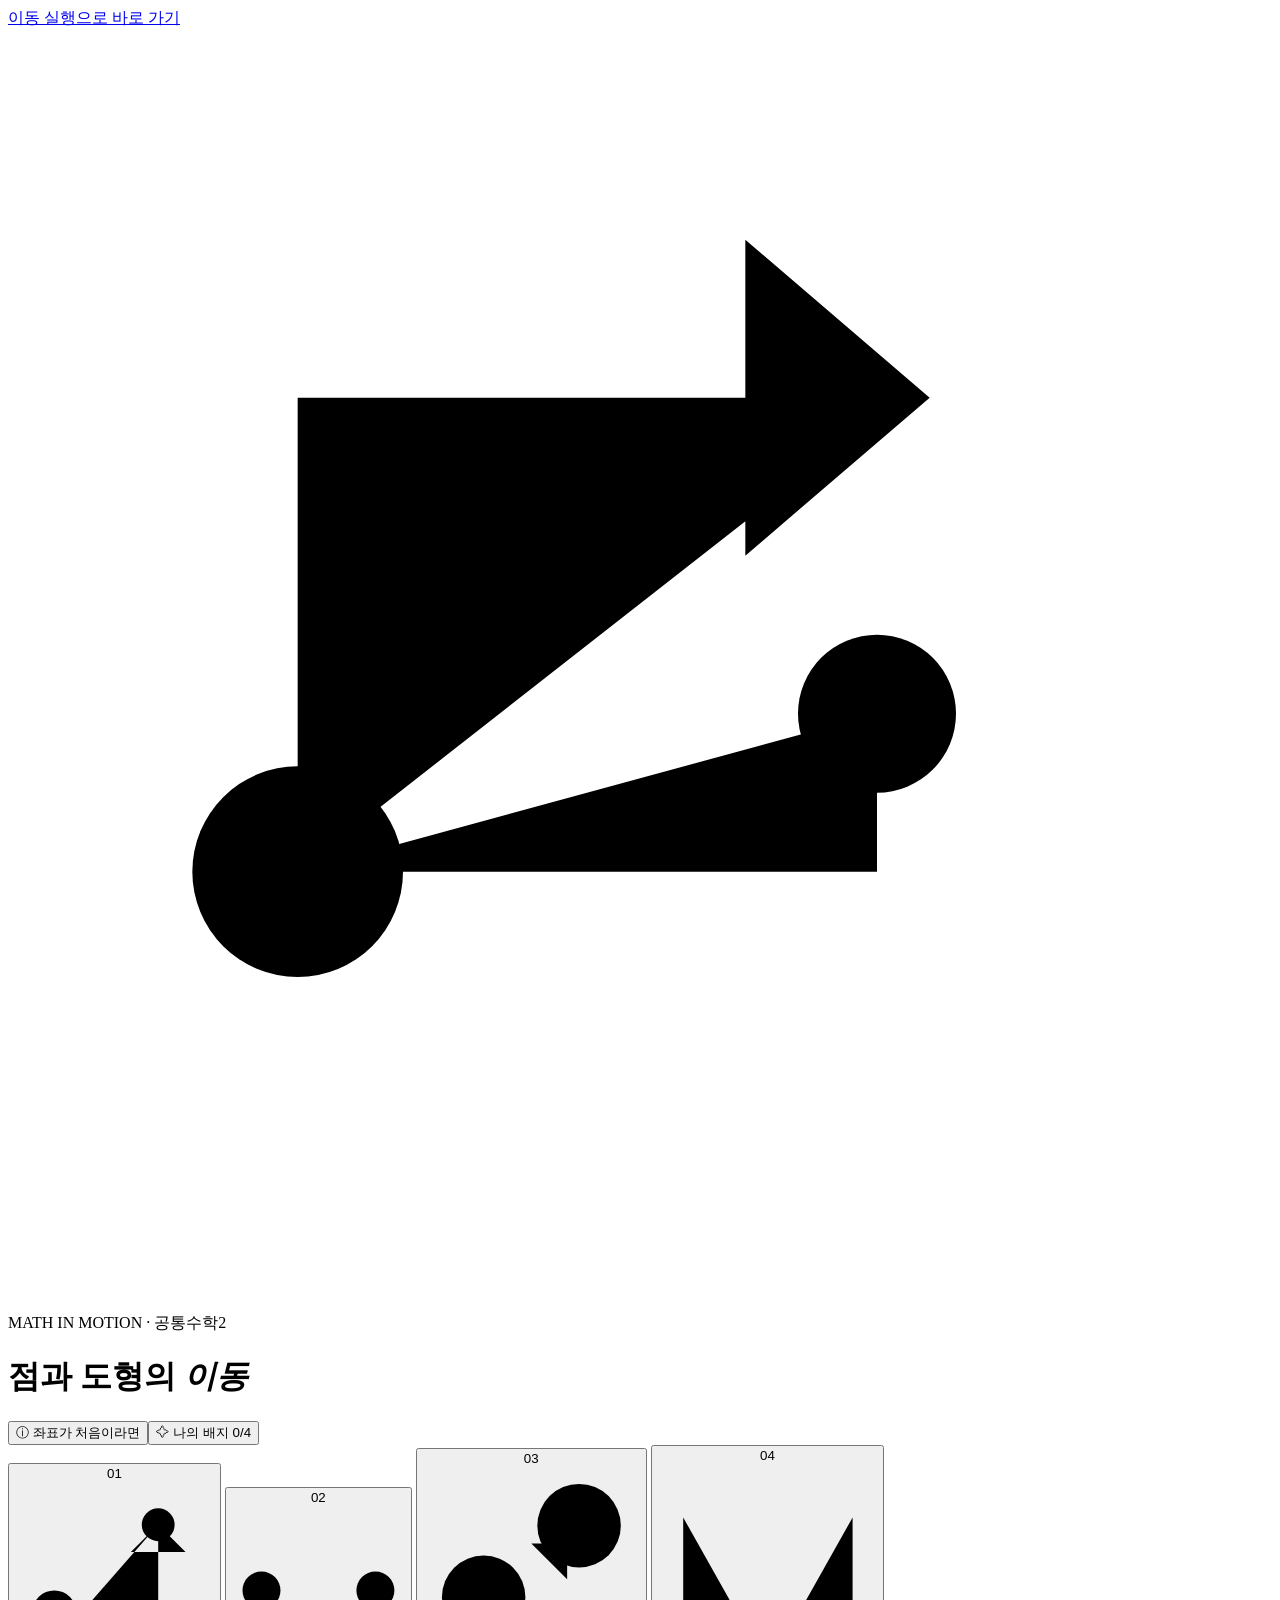
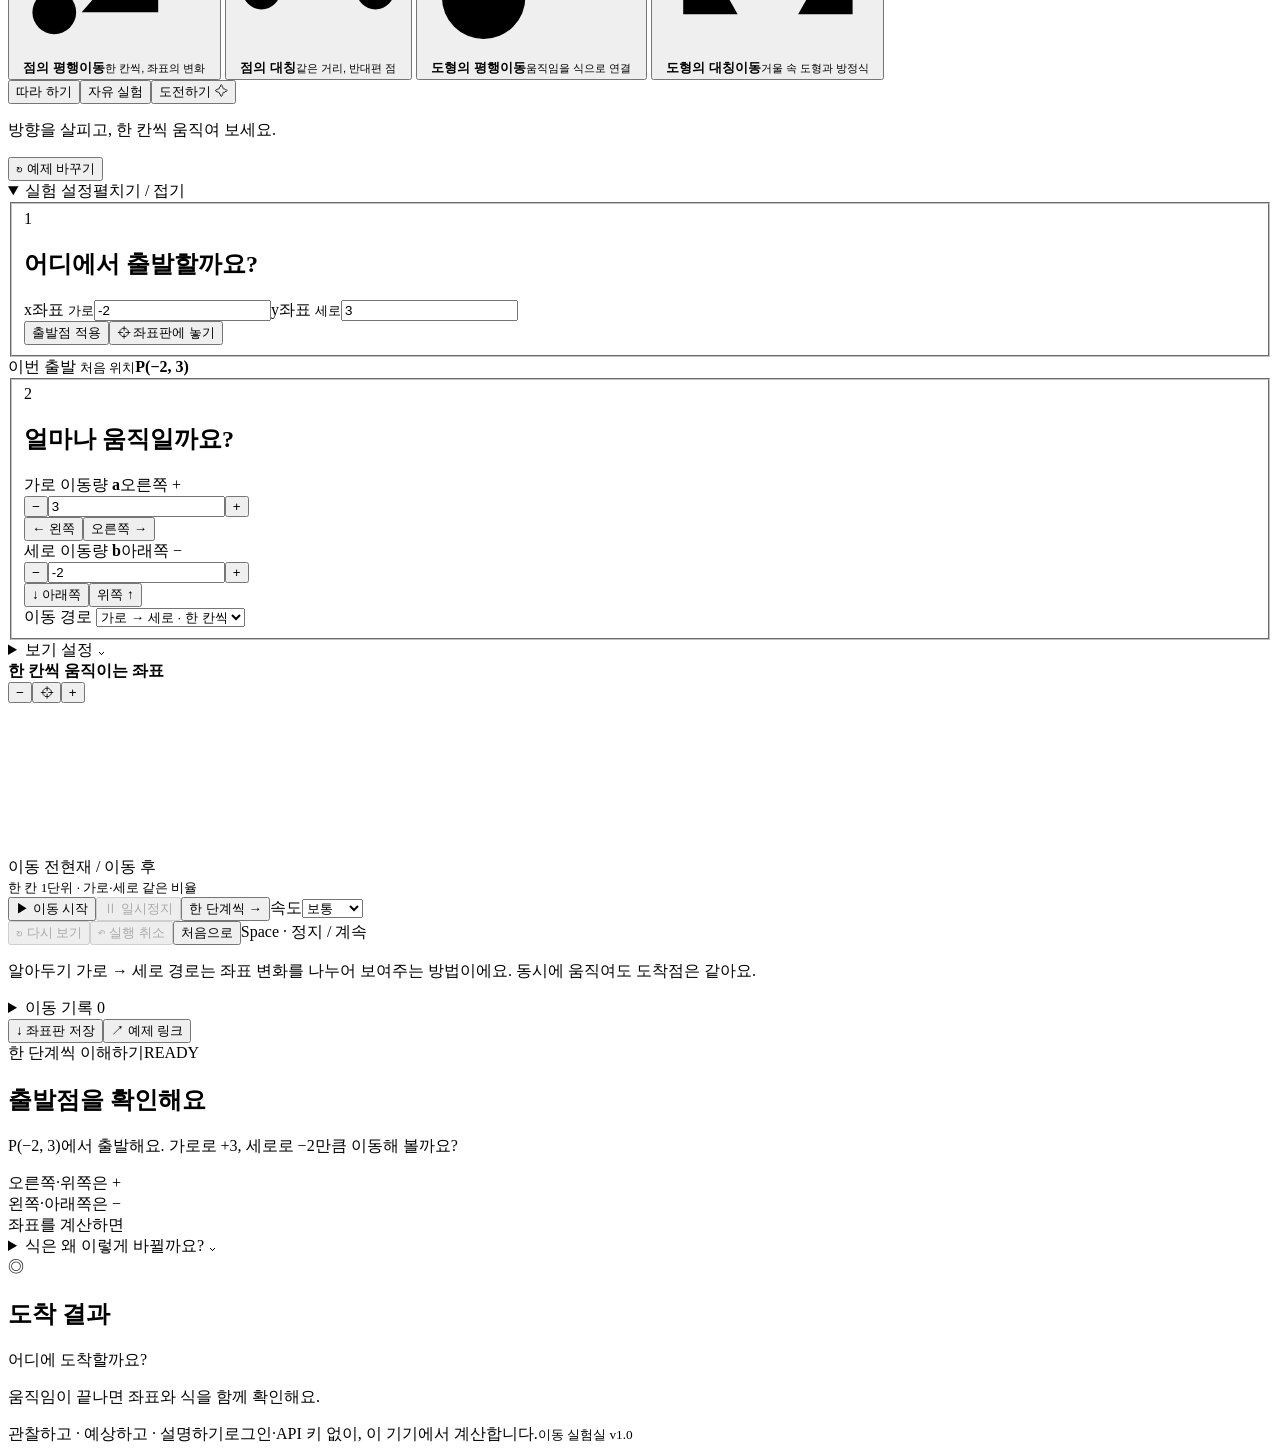
<file: src/template.html>
<!DOCTYPE html>
<html lang="ko">
<head>
  <meta charset="UTF-8">
  <meta name="viewport" content="width=device-width,initial-scale=1,viewport-fit=cover">
  <meta name="theme-color" content="#f6f7f4">
  <meta name="description" content="공통수학2 · 점과 도형의 평행이동과 대칭이동을 한 칸씩 실험하는 수학 학습 도구">
  <title>이동 실험실 · 점과 도형</title>
  <style>/*__STYLES__*/</style>
</head>
<body>
  <a class="skip-link" href="#run">이동 실행으로 바로 가기</a>
  <main class="shell">
    <header class="masthead">
      <div class="brand-group"><div class="brand-mark" aria-hidden="true"><svg viewBox="0 0 48 48"><path d="M11 32V14h23M28 8l7 6-7 6M11 32h22V26"/><circle cx="11" cy="32" r="4"/><circle cx="33" cy="26" r="3"/></svg></div><div><p class="eyebrow">MATH IN MOTION <span>· 공통수학2</span></p><h1>점과 도형의 <em>이동</em></h1></div></div>
      <div class="header-actions"><button id="help-open" class="ghost small"><span aria-hidden="true">ⓘ</span> 좌표가 처음이라면</button><button id="progress-open" class="badge-button" title="도전하기 학습 기록 보기">✧ <span id="badge-count">나의 배지 0/4</span></button></div>
    </header>
    <nav class="mode-nav" aria-label="실험 메뉴">
      <button class="mode-card active" data-mode="point-translation" aria-pressed="true"><span class="mode-number">01</span><svg viewBox="0 0 36 32" aria-hidden="true"><circle cx="7" cy="24" r="4"/><path d="M12 24h14V8m-5 5 5-5 5 5"/><circle cx="26" cy="8" r="3"/></svg><span><b>점의 평행이동</b><small>한 칸씩, 좌표의 변화</small></span></button>
      <button class="mode-card" data-mode="point-reflection" aria-pressed="false"><span class="mode-number">02</span><svg viewBox="0 0 36 32" aria-hidden="true"><path d="M18 2v28" stroke-dasharray="3 3"/><circle cx="6" cy="18" r="4"/><circle cx="30" cy="18" r="4"/><path d="M10 18h16"/></svg><span><b>점의 대칭</b><small>같은 거리, 반대편 점</small></span></button>
      <button class="mode-card" data-mode="shape-translation" aria-pressed="false"><span class="mode-number">03</span><svg viewBox="0 0 36 32" aria-hidden="true"><circle cx="10" cy="22" r="7"/><circle cx="26" cy="10" r="7"/><path d="m17 20 7-7m-6 0h6v6"/></svg><span><b>도형의 평행이동</b><small>움직임을 식으로 연결</small></span></button>
      <button class="mode-card" data-mode="shape-reflection" aria-pressed="false"><span class="mode-number">04</span><svg viewBox="0 0 36 32" aria-hidden="true"><path d="M18 2v28" stroke-dasharray="3 3"/><path d="M4 25V9l9 16Zm28 0V9l-9 16Z"/></svg><span><b>도형의 대칭이동</b><small>거울 속 도형과 방정식</small></span></button>
    </nav>
    <div class="learning-bar">
      <div class="segmented" role="group" aria-label="학습 방식"><button data-learning="guided" class="active" aria-pressed="true">따라 하기</button><button data-learning="free" aria-pressed="false">자유 실험</button><button data-learning="challenge" aria-pressed="false">도전하기 <span aria-hidden="true">✧</span></button></div>
      <p id="learning-description">방향을 살피고, 한 칸씩 움직여 보세요.</p>
      <button id="load-example" class="text-button">↻ 예제 바꾸기</button>
    </div>
    <div class="workspace">
      <details class="input-panel card" id="input-panel" open>
        <summary><span>실험 설정</span><span class="summary-hint">펼치기 / 접기</span></summary>
        <div class="input-content">
          <fieldset id="source-fields">
            <div class="section-caption"><span class="step-circle">1</span><h2 id="source-title">어디에서 출발할까요?</h2></div>
            <div id="point-inputs"><div class="field-row"><label><span>x좌표 <small>가로</small></span><input id="point-x" value="-2" inputmode="text" autocomplete="off" aria-label="점의 x좌표" maxlength="32"></label><label><span>y좌표 <small>세로</small></span><input id="point-y" value="3" inputmode="text" autocomplete="off" aria-label="점의 y좌표" maxlength="32"></label></div><div class="input-tools"><button id="apply-point" class="outline compact" type="button">출발점 적용</button><button id="place-point" class="ghost compact" type="button" aria-pressed="false">⌖ 좌표판에 놓기</button></div></div>
            <div id="shape-inputs" hidden><label class="equation-field"><span>도형의 방정식</span><input id="shape-equation" value="(x-1)^2+(y-2)^2=4" placeholder="예: (x-1)^2+(y-2)^2=4" autocomplete="off" spellcheck="false" maxlength="260"></label><div class="shape-presets"><button data-preset="circle" type="button">원</button><button data-preset="line" type="button">직선</button><button data-preset="parabola" type="button">포물선</button><button data-preset="vertical" type="button">수직선</button></div><div id="equation-preview" class="equation-preview" aria-live="polite"></div><button id="apply-shape" type="button" class="outline compact wide">새 도형 적용</button><p class="field-note">x² 또는 x^2 모두 가능<br>일차·이차 다항 방정식 한 개를 입력해요.</p></div>
          </fieldset>
          <div id="source-error" class="inline-error" role="alert" hidden></div>
          <div class="current-source"><span>이번 출발 <small id="current-sequence">처음 위치</small></span><strong id="current-source-value">P(−2, 3)</strong><p id="source-dirty" hidden>입력한 출발점을 먼저 적용해 주세요.</p></div>
          <fieldset id="transform-fields">
            <div class="section-caption"><span class="step-circle">2</span><h2 id="transform-title">얼마나 움직일까요?</h2></div>
            <div id="translation-inputs">
              <div class="motion-input x-motion"><div class="field-heading"><label for="move-x">가로 이동량 <b>a</b></label><span id="x-direction" class="direction-pill">오른쪽 +</span></div><div class="number-control"><button data-nudge="move-x:-1" aria-label="가로 이동량 1 줄이기" type="button">−</button><input id="move-x" value="3" inputmode="text" aria-label="가로 이동량 a" autocomplete="off" maxlength="32"><button data-nudge="move-x:1" aria-label="가로 이동량 1 늘리기" type="button">+</button></div><div class="direction-choice"><button data-direction="x:-1" type="button">← 왼쪽</button><button data-direction="x:1" type="button" class="chosen">오른쪽 →</button></div></div>
              <div class="motion-input y-motion"><div class="field-heading"><label for="move-y">세로 이동량 <b>b</b></label><span id="y-direction" class="direction-pill">아래쪽 −</span></div><div class="number-control"><button data-nudge="move-y:-1" aria-label="세로 이동량 1 줄이기" type="button">−</button><input id="move-y" value="-2" inputmode="text" aria-label="세로 이동량 b" autocomplete="off" maxlength="32"><button data-nudge="move-y:1" aria-label="세로 이동량 1 늘리기" type="button">+</button></div><div class="direction-choice"><button data-direction="y:-1" type="button" class="chosen">↓ 아래쪽</button><button data-direction="y:1" type="button">위쪽 ↑</button></div></div>
              <label class="select-label">이동 경로 <select id="path-mode"><option value="step">가로 → 세로 · 한 칸씩</option><option value="direct">직선으로 · 동시에</option></select></label>
            </div>
            <div id="reflection-inputs" hidden>
              <div class="axis-presets" role="group" aria-label="대칭 기준"><button data-axis="xaxis" type="button" class="chosen">x축</button><button data-axis="yaxis" type="button">y축</button><button data-axis="origin" type="button">원점</button><button data-axis="diagonal" type="button">y = x</button></div>
              <label class="select-label">대칭 기준 선택 <select id="axis-select"><option value="xaxis">x축 · y=0</option><option value="yaxis">y축 · x=0</option><option value="origin">원점 (0, 0)</option><option value="diagonal">직선 y=x</option><option value="antidiagonal">직선 y=−x</option><option value="vertical">직선 x=h</option><option value="horizontal">직선 y=k</option><option value="general">직선의 식 직접 입력</option><option value="center">점 (h, k)을 중심으로</option></select></label>
              <div class="field-row axis-params" id="axis-params" hidden><label id="axis-h-label"><span>h</span><input id="axis-h" value="1" aria-label="대칭 기준 h" maxlength="32"></label><label id="axis-k-label"><span>k</span><input id="axis-k" value="1" aria-label="대칭 기준 k" maxlength="32"></label></div>
              <label class="equation-field" id="general-axis-input" hidden><span>대칭축의 방정식</span><input id="axis-equation" value="x+y-1=0" placeholder="예: x+y-1=0" spellcheck="false" maxlength="260"></label>
              <div class="axis-note" id="axis-note">굵은 점선이 거울의 기준이에요.<br>축까지의 거리를 비교해 보세요.</div>
            </div>
          </fieldset>
          <div id="transform-error" class="inline-error" role="alert" hidden></div>
          <details class="display-options"><summary>보기 설정 <span>⌄</span></summary><div><label><input type="checkbox" id="show-original" checked> 이동 전 모습 남기기</label><label><input type="checkbox" id="show-trail" checked> 자취 · 이동량 · 거리</label><label><input type="checkbox" id="show-reps"> 다른 대표점도 보기</label><label><input type="checkbox" id="chess-pattern" checked> 체스판 배경</label><label><input type="checkbox" id="reduce-motion"> 움직임 줄이기</label><label><input type="checkbox" id="sound-effects" checked> 소리 효과</label></div></details>
        </div>
      </details>
      <section class="board-column" aria-label="좌표 실험">
        <div class="board-card card">
          <header class="board-header"><div><span class="live-dot"></span><b id="board-title">한 칸씩 움직이는 좌표</b></div><div class="board-tools"><button id="zoom-out" title="축소" aria-label="좌표판 축소">−</button><button id="fit-view" title="출발·도착 위치에 화면 맞추기" aria-label="화면 맞추기">⌖</button><button id="zoom-in" title="확대" aria-label="좌표판 확대">+</button></div></header>
          <div class="board-surface" id="board-surface"><svg id="coordinate-plane" xmlns="http://www.w3.org/2000/svg" role="img" aria-label="출발점, 이동 경로와 도착점을 표시하는 좌표판"></svg><span id="placement-banner" hidden>교차점을 눌러 출발점을 놓으세요.</span></div>
          <div class="board-footer"><div class="legend"><span><i class="legend-original"></i>이동 전</span><span><i class="legend-current"></i>현재 / 이동 후</span><span id="axis-legend" hidden><i class="legend-axis"></i>대칭 기준</span></div><small id="grid-unit">한 칸 1단위 · 가로·세로 같은 비율</small></div>
          <div class="playback"><div class="progress-track" aria-hidden="true"><span id="playback-progress"></span></div><div class="playback-controls"><button id="run" class="primary"><span aria-hidden="true">▶</span> <span id="run-label">이동 시작</span></button><button id="pause" class="outline" disabled>Ⅱ 일시정지</button><button id="step" class="outline" title="다음 설명 또는 다음 이동 단위">한 단계씩 <span aria-hidden="true">→</span></button><label class="speed-control">속도<select id="speed"><option value="0.6">천천히</option><option value="1" selected>보통</option><option value="2">빠르게</option></select></label></div><div class="secondary-controls"><button id="replay" disabled>↻ 다시 보기</button><button id="undo" disabled>↶ 실행 취소</button><button id="reset">처음으로</button><span class="keyboard-hint">Space · 정지 / 계속</span></div></div>
        </div>
        <p class="path-explanation" id="path-explanation"><span>알아두기</span> 가로 → 세로 경로는 좌표 변화를 나누어 보여주는 방법이에요. 동시에 움직여도 도착점은 같아요.</p>
        <div class="board-actions"><details id="history-panel"><summary>이동 기록 <span id="history-count">0</span></summary><div id="history-list"><p class="empty-note">이동을 마치면 이곳에 기록이 쌓여요.</p></div><button id="export-history" class="text-button" disabled>기록 파일 저장</button></details><div><button id="save-image" class="text-button">↓ 좌표판 저장</button><button id="share-example" class="text-button">↗ 예제 링크</button></div></div>
      </section>
      <aside class="learning-panel" aria-label="현재 단계 설명과 결과">
        <section class="coach-card card"><div class="coach-heading"><span class="section-kicker">한 단계씩 이해하기</span><span class="step-badge" id="step-badge">READY</span></div><h2 id="stage-title">출발점을 확인해요</h2><p id="stage-description">P(−2, 3)에서 출발해요. 가로로 +3, 세로로 −2만큼 이동해 볼까요?</p><div class="stage-checklist" id="stage-checklist"></div><div class="coach-tip" id="coach-tip">오른쪽·위쪽은 +<br>왼쪽·아래쪽은 −</div></section>
        <section class="calculation-card card"><span class="section-kicker">좌표를 계산하면</span><div id="coordinate-calculation" class="coordinate-calculation"></div><details id="formula-details"><summary>식은 왜 이렇게 바뀔까요? <span>⌄</span></summary><div id="formula-explanation"></div></details></section>
        <section class="result-card card" id="result-card"><div class="result-heading"><span id="result-icon">◎</span><h2>도착 결과</h2></div><div id="result-value" class="result-value">어디에 도착할까요?</div><p id="result-description">움직임이 끝나면 좌표와 식을 함께 확인해요.</p><button id="copy-result" class="text-button" hidden>결과 복사</button></section>
        <section id="challenge-card" class="challenge-card card" hidden><div class="coach-heading"><span class="section-kicker">먼저 예상해 보세요</span><button id="next-challenge" class="text-button">다른 문제 ↗</button></div><h2 id="challenge-title">도착 좌표는?</h2><div id="prediction-point" class="field-row"><label><span>x′</span><input id="predict-x" autocomplete="off" aria-label="예상 x좌표" placeholder="?" maxlength="32"></label><label><span>y′</span><input id="predict-y" autocomplete="off" aria-label="예상 y좌표" placeholder="?" maxlength="32"></label></div><label id="prediction-shape" hidden><span>이동 후 방정식</span><input id="predict-equation" placeholder="예: y=2x-1" spellcheck="false" maxlength="260"></label><label class="select-label">그렇게 생각한 이유<select id="predict-reason"></select></label><div class="challenge-actions"><button id="check-prediction" class="primary compact">예상 확인</button><button id="show-hint" class="outline compact">힌트</button></div><p id="prediction-feedback" aria-live="polite"></p></section>
      </aside>
    </div>
    <footer class="app-footer"><span>관찰하고 · 예상하고 · 설명하기</span><span>로그인·API 키 없이, 이 기기에서 계산합니다.</span><small>이동 실험실 v1.0</small></footer>
  </main>
  <dialog id="help-dialog"><div class="dialog-header"><div><p class="eyebrow">작은 성공부터 시작해요</p><h2>좌표와 친해지는 네 가지 약속</h2></div><button data-close="help-dialog" class="dialog-close" aria-label="도움말 닫기">×</button></div><div class="help-grid"><article><b>01 · 순서</b><h3>(x, y)는 가로, 세로</h3><p>(−2, 3)은 원점에서 왼쪽으로 2, 위로 3만큼 떨어진 위치예요. 점은 칸의 중앙이 아니라 격자의 교차점에 놓아요.</p></article><article><b>02 · 방향</b><h3>오른쪽·위쪽은 +</h3><p>−4에서 −2로 가도 오른쪽이므로 양의 방향이에요. 지금 있는 좌표의 부호와 움직이는 방향의 부호는 달라요.</p></article><article><b>03 · 평행이동</b><h3>점에는 더하고, 식에는 되돌려 넣어요</h3><p>점: (x, y) → (x+a, y+b)<br>도형: F(x−a, y−b)=0<br>새 좌표에서 이동량을 빼면 원래 좌표를 찾을 수 있어요.</p></article><article><b>04 · 대칭</b><h3>기준에서 같은 거리, 반대편</h3><p>축 대칭은 축에 수직으로 잰 거리가 같아요. 원점·점 대칭은 대칭 중심이 두 대응점의 중점이에요. 축 위의 점은 제자리예요.</p></article></div><div class="help-bottom"><h3>버튼도 서로 달라요</h3><p><b>다시 보기</b>는 직전 움직임만 재생해요. <b>여기서 이어 이동</b>은 도착한 위치에서 같은 조건을 한 번 더 적용해요. <b>실행 취소</b>는 직전 이동 한 번을 되돌려요.</p><p>좌표판은 끌어서 이동하고, + / −로 확대·축소해요. 터치 화면에서는 두 손가락 확대·축소도 가능해요. 확대되면 한 칸의 단위를 꼭 확인하세요.</p><p class="field-note">자유 실험의 좌표·이동량 입력 범위: −100~100. 정수·소수·분수 가능. 대칭축은 직선만 지원하며, 함수·로그·분수함수·여러 식·정의역 제한은 지원하지 않아요. 분수 계산과 방정식 변환은 유리수로 계산합니다. 그래프와 일부 대표점은 근사 표시될 수 있어요.</p></div><button class="primary" data-close="help-dialog">실험 시작하기 →</button></dialog>
  <dialog id="progress-dialog"><div class="dialog-header"><div><p class="eyebrow">나의 작은 성공 기록</p><h2>네 가지 이동 배지</h2></div><button class="dialog-close" data-close="progress-dialog" aria-label="배지 닫기">×</button></div><p>메뉴마다 서로 다른 도전 문제 두 개의 결과와 이유를 맞히면 배지가 생겨요. 배지는 연습 기록이며 성적이나 숙달도 판정이 아니에요.</p><div id="progress-list"></div><p class="field-note">배지·보기 설정만 이 브라우저에 저장해요. 새로고침하면 실험 위치와 이동 기록은 초기화됩니다. 기기·브라우저가 바뀌면 배지 기록은 이어지지 않아요.</p><button id="clear-progress" class="outline compact">이 기기의 배지 기록 초기화</button></dialog>
  <dialog id="share-dialog"><div class="dialog-header"><h2>예제 링크</h2><button class="dialog-close" data-close="share-dialog" aria-label="링크 창 닫기">×</button></div><p id="share-message">같은 출발점·도형과 이동 조건으로 시작하는 링크예요. 이동 기록이나 배지는 공유하지 않아요.</p><textarea id="share-link" rows="5" readonly aria-label="공유할 예제 링크"></textarea><button id="copy-link" class="primary compact">링크 복사</button></dialog>
  <div id="toast" role="status" aria-live="polite" hidden></div>
  <noscript><p>이 앱은 JavaScript를 켜야 실행할 수 있습니다. 브라우저 설정을 확인해 주세요.</p></noscript>
  <script>/*__MATH__*/</script>
  <script>/*__GRAPH__*/</script>
  <script>/*__APP__*/</script>
</body>
</html>
</file>
